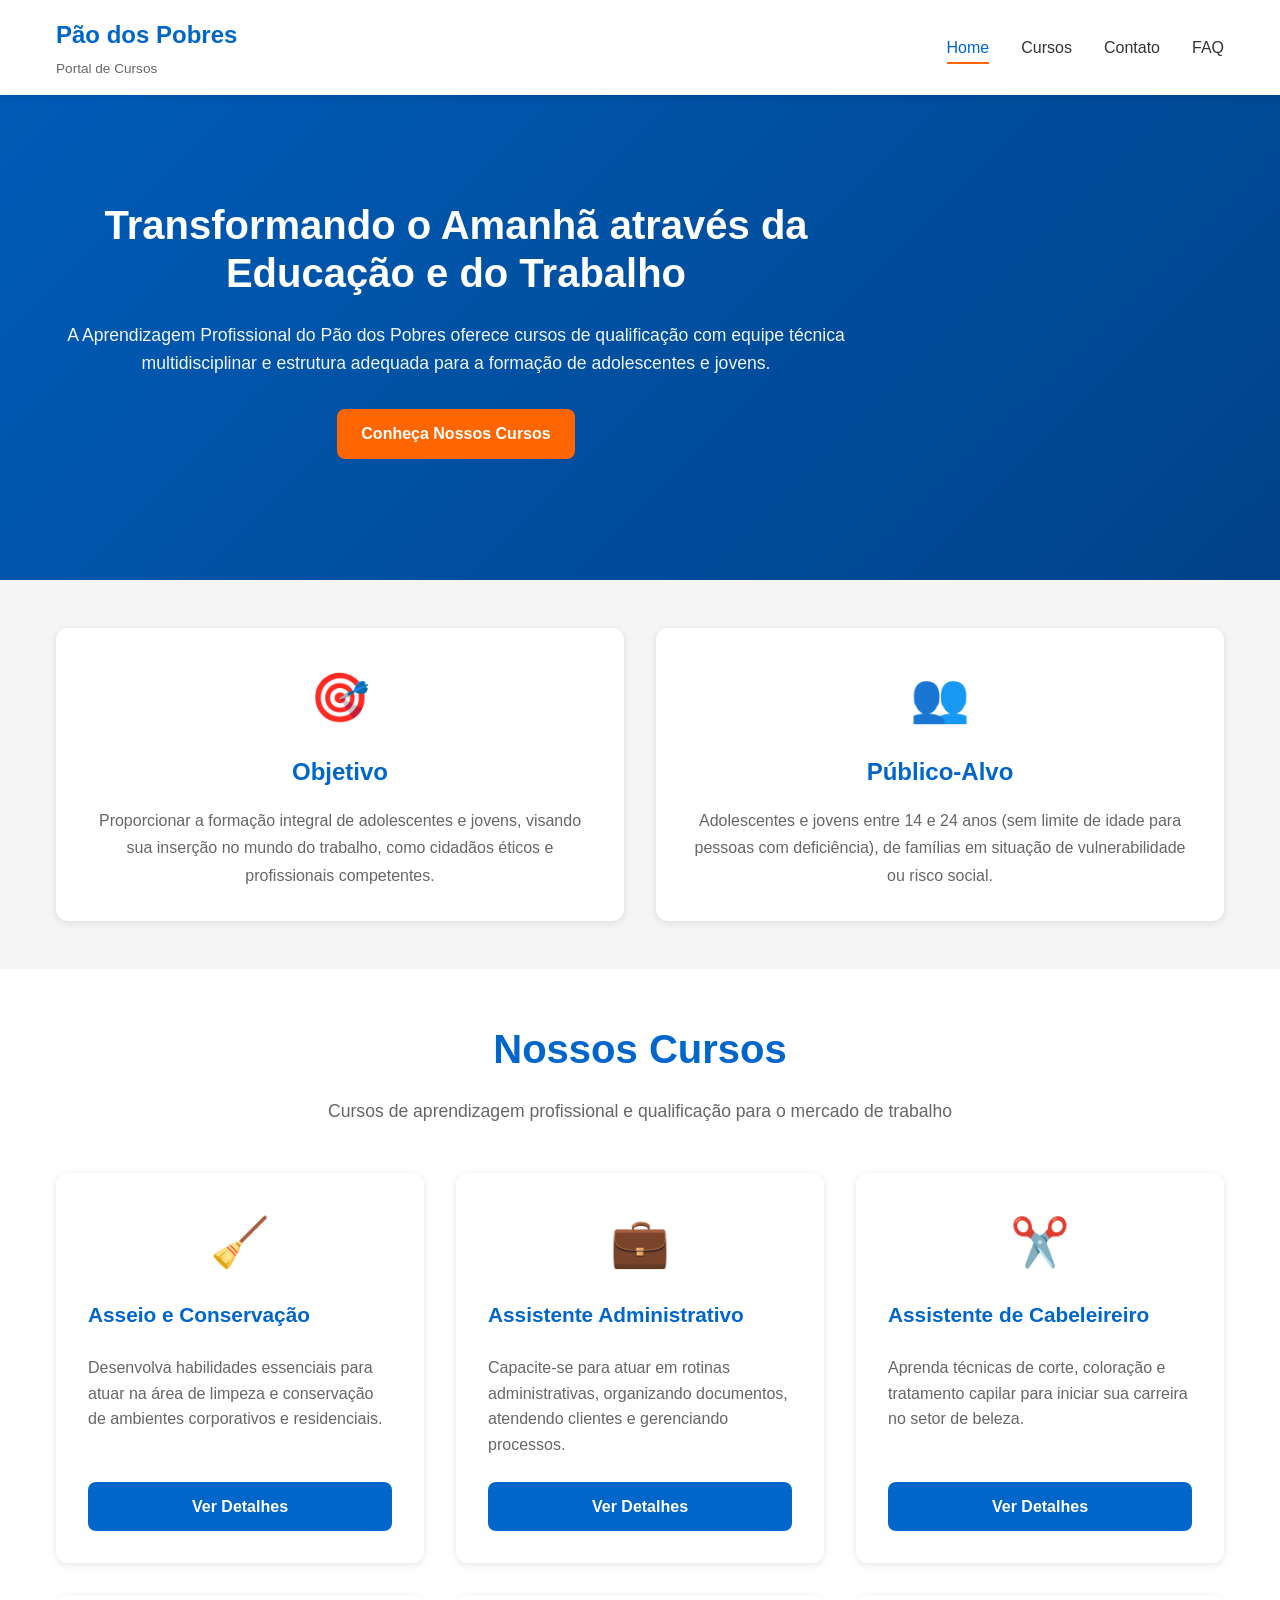
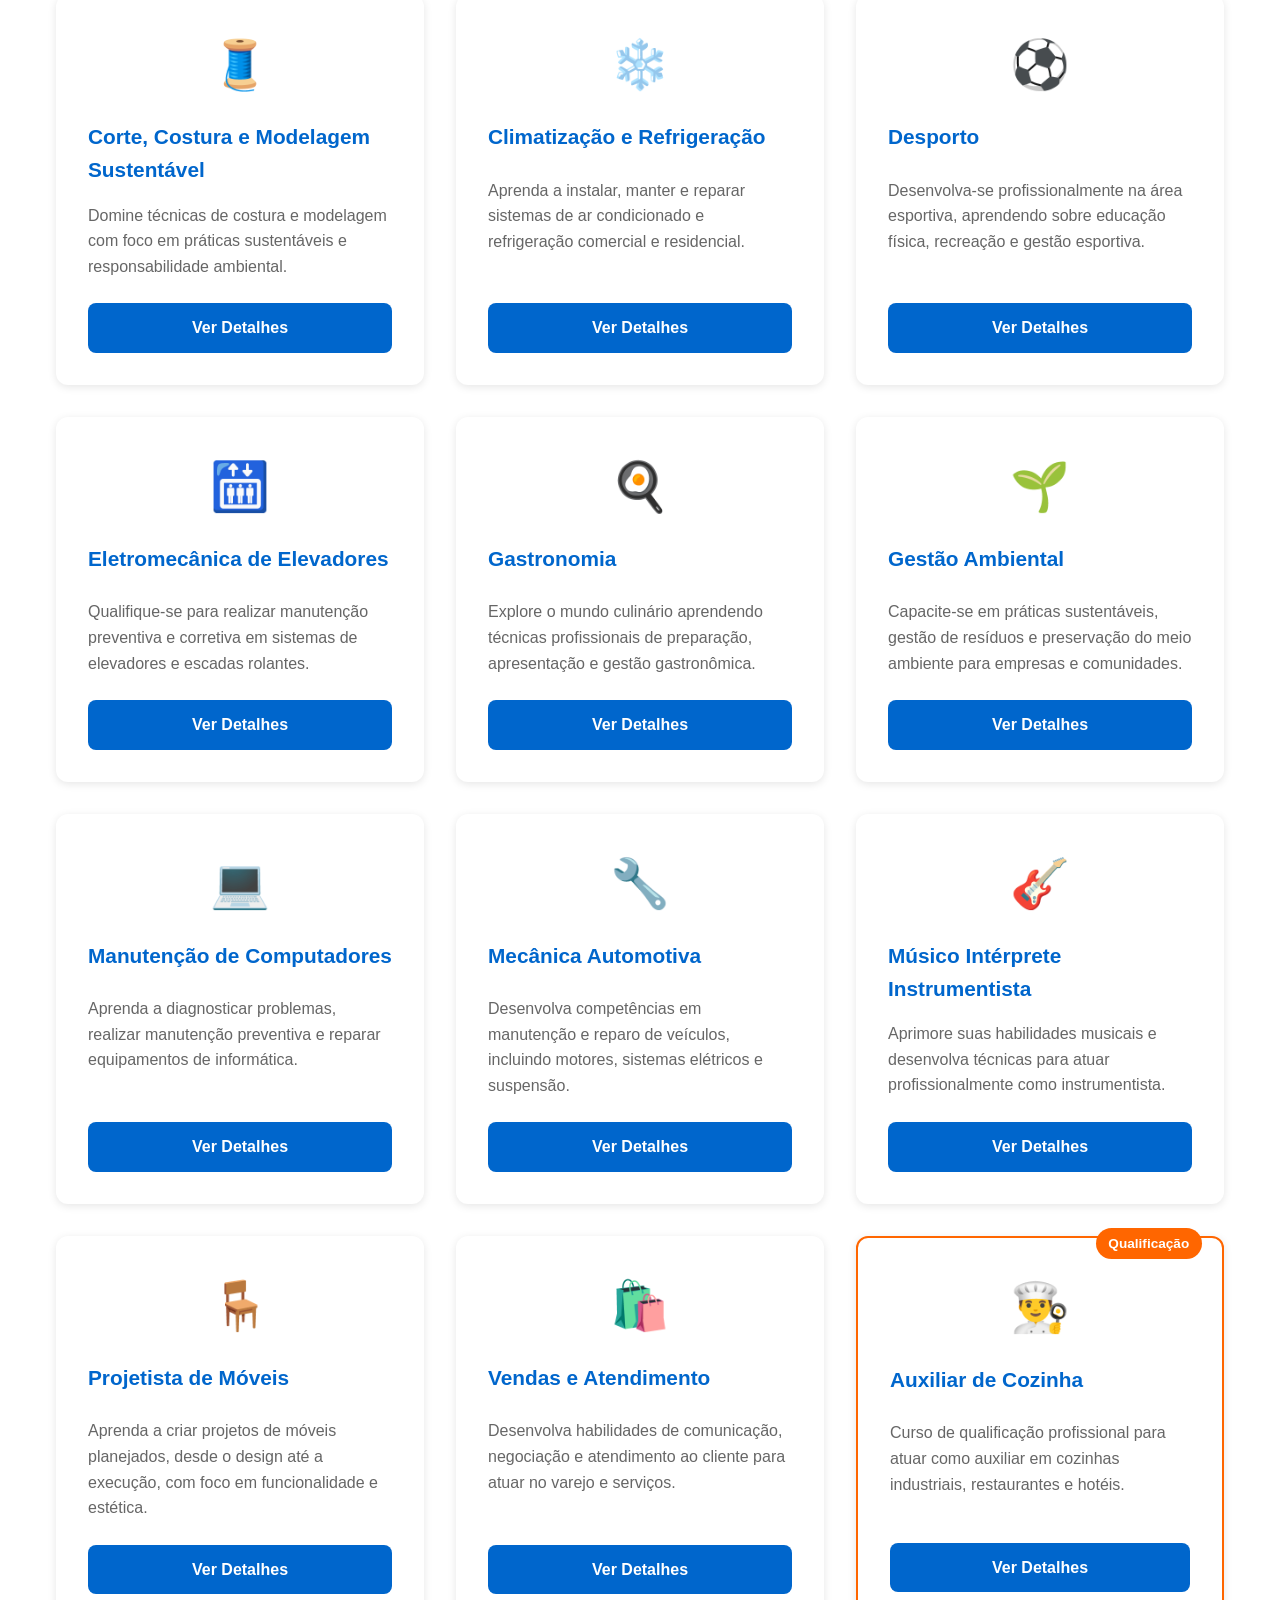
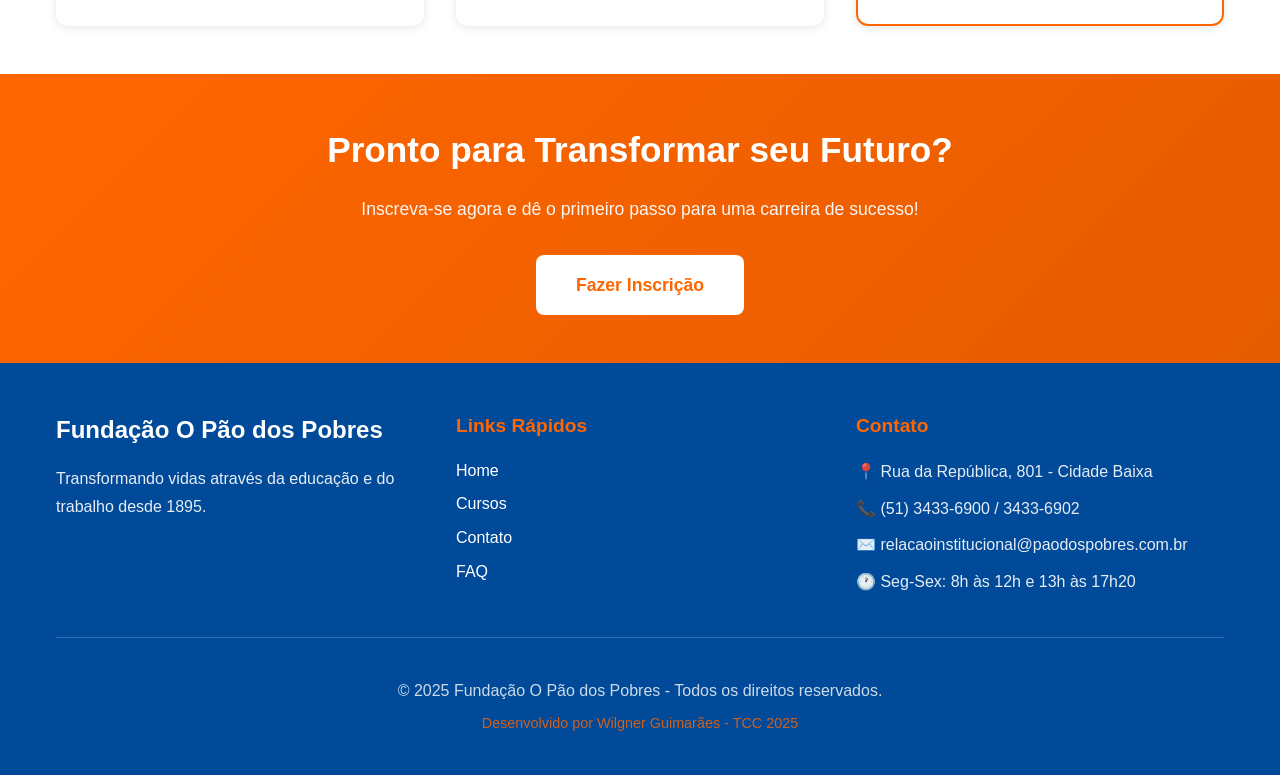
<file: index.html>
<!DOCTYPE html>
<html lang="pt-BR">
<head>
    <meta charset="UTF-8">
    <meta name="viewport" content="width=device-width, initial-scale=1.0">
    <meta name="description" content="Portal de Cursos da Fundação O Pão dos Pobres - Transformando o Amanhã através da Educação e do Trabalho">
    <title>Portal de Cursos - Pão dos Pobres</title>
    <link rel="stylesheet" href="styles.css">
</head>
<body>
    <!-- ========================================
         HEADER FIXO - Barra de navegação principal
         Contém logo e menu de navegação
    ========================================= -->
    <header class="header-fixed">
        <div class="container">
            <nav class="navbar">
                <!-- Logo da instituição -->
                <div class="logo">
                    <a href="index.html">
                        <h1>Pão dos Pobres</h1>
                        <p class="logo-subtitle">Portal de Cursos</p>
                    </a>
                </div>

                <!-- Menu hamburguer para mobile -->
                <button class="menu-toggle" aria-label="Abrir menu">
                    <span></span>
                    <span></span>
                    <span></span>
                </button>

                <!-- Menu de navegação -->
                <ul class="nav-menu">
                    <li><a href="index.html" class="nav-link active">Home</a></li>
                    <li><a href="#cursos" class="nav-link">Cursos</a></li>
                    <li><a href="contato.html" class="nav-link">Contato</a></li>
                    <li><a href="faq.html" class="nav-link">FAQ</a></li>
                </ul>
            </nav>
        </div>
    </header>

    <!-- ========================================
         SEÇÃO HERO - Primeira impressão da página
         Apresenta a missão e o propósito do portal
    ========================================= -->
    <section class="hero">
        <div class="hero-overlay"></div>
        <div class="container">
            <div class="hero-content">
                <h2 class="hero-title">Transformando o Amanhã através da Educação e do Trabalho</h2>
                <p class="hero-description">
                    A Aprendizagem Profissional do Pão dos Pobres oferece cursos de qualificação 
                    com equipe técnica multidisciplinar e estrutura adequada para a formação de 
                    adolescentes e jovens.
                </p>
                <a href="#cursos" class="btn btn-primary">Conheça Nossos Cursos</a>
            </div>
        </div>
    </section>

    <!-- ========================================
         SEÇÃO DE INFORMAÇÕES
         Destaca objetivo e público-alvo
    ========================================= -->
    <section class="info-section">
        <div class="container">
            <div class="info-grid">
                <div class="info-card">
                    <div class="info-icon">🎯</div>
                    <h3>Objetivo</h3>
                    <p>Proporcionar a formação integral de adolescentes e jovens, visando sua inserção no mundo do trabalho, como cidadãos éticos e profissionais competentes.</p>
                </div>
                <div class="info-card">
                    <div class="info-icon">👥</div>
                    <h3>Público-Alvo</h3>
                    <p>Adolescentes e jovens entre 14 e 24 anos (sem limite de idade para pessoas com deficiência), de famílias em situação de vulnerabilidade ou risco social.</p>
                </div>
            </div>
        </div>
    </section>

    <!-- ========================================
         SEÇÃO DE CURSOS - Grid de cards
         Exibe todos os cursos disponíveis em formato de cards
    ========================================= -->
    <section id="cursos" class="courses-section">
        <div class="container">
            <div class="section-header">
                <h2>Nossos Cursos</h2>
                <p>Cursos de aprendizagem profissional e qualificação para o mercado de trabalho</p>
            </div>

            <!-- Grid responsivo de cards de cursos -->
            <div class="courses-grid">
                <!-- Card 1 -->
                <div class="course-card">
                    <div class="course-icon">🧹</div>
                    <h3 class="course-title">Asseio e Conservação</h3>
                    <p class="course-description">
                        Desenvolva habilidades essenciais para atuar na área de limpeza e conservação 
                        de ambientes corporativos e residenciais.
                    </p>
                    <a href="curso-detalhes.html?curso=asseio" class="btn btn-secondary">Ver Detalhes</a>
                </div>

                <!-- Card 2 -->
                <div class="course-card">
                    <div class="course-icon">💼</div>
                    <h3 class="course-title">Assistente Administrativo</h3>
                    <p class="course-description">
                        Capacite-se para atuar em rotinas administrativas, organizando documentos, 
                        atendendo clientes e gerenciando processos.
                    </p>
                    <a href="curso-detalhes.html?curso=administrativo" class="btn btn-secondary">Ver Detalhes</a>
                </div>

                <!-- Card 3 -->
                <div class="course-card">
                    <div class="course-icon">✂️</div>
                    <h3 class="course-title">Assistente de Cabeleireiro</h3>
                    <p class="course-description">
                        Aprenda técnicas de corte, coloração e tratamento capilar para iniciar sua 
                        carreira no setor de beleza.
                    </p>
                    <a href="curso-detalhes.html?curso=cabeleireiro" class="btn btn-secondary">Ver Detalhes</a>
                </div>

                <!-- Card 4 -->
                <div class="course-card">
                    <div class="course-icon">🧵</div>
                    <h3 class="course-title">Corte, Costura e Modelagem Sustentável</h3>
                    <p class="course-description">
                        Domine técnicas de costura e modelagem com foco em práticas sustentáveis 
                        e responsabilidade ambiental.
                    </p>
                    <a href="curso-detalhes.html?curso=costura" class="btn btn-secondary">Ver Detalhes</a>
                </div>

                <!-- Card 5 -->
                <div class="course-card">
                    <div class="course-icon">❄️</div>
                    <h3 class="course-title">Climatização e Refrigeração</h3>
                    <p class="course-description">
                        Aprenda a instalar, manter e reparar sistemas de ar condicionado e 
                        refrigeração comercial e residencial.
                    </p>
                    <a href="curso-detalhes.html?curso=climatizacao" class="btn btn-secondary">Ver Detalhes</a>
                </div>

                <!-- Card 6 -->
                <div class="course-card">
                    <div class="course-icon">⚽</div>
                    <h3 class="course-title">Desporto</h3>
                    <p class="course-description">
                        Desenvolva-se profissionalmente na área esportiva, aprendendo sobre educação 
                        física, recreação e gestão esportiva.
                    </p>
                    <a href="curso-detalhes.html?curso=desporto" class="btn btn-secondary">Ver Detalhes</a>
                </div>

                <!-- Card 7 -->
                <div class="course-card">
                    <div class="course-icon">🛗</div>
                    <h3 class="course-title">Eletromecânica de Elevadores</h3>
                    <p class="course-description">
                        Qualifique-se para realizar manutenção preventiva e corretiva em sistemas 
                        de elevadores e escadas rolantes.
                    </p>
                    <a href="curso-detalhes.html?curso=elevadores" class="btn btn-secondary">Ver Detalhes</a>
                </div>

                <!-- Card 8 -->
                <div class="course-card">
                    <div class="course-icon">🍳</div>
                    <h3 class="course-title">Gastronomia</h3>
                    <p class="course-description">
                        Explore o mundo culinário aprendendo técnicas profissionais de preparação, 
                        apresentação e gestão gastronômica.
                    </p>
                    <a href="curso-detalhes.html?curso=gastronomia" class="btn btn-secondary">Ver Detalhes</a>
                </div>

                <!-- Card 9 -->
                <div class="course-card">
                    <div class="course-icon">🌱</div>
                    <h3 class="course-title">Gestão Ambiental</h3>
                    <p class="course-description">
                        Capacite-se em práticas sustentáveis, gestão de resíduos e preservação 
                        do meio ambiente para empresas e comunidades.
                    </p>
                    <a href="curso-detalhes.html?curso=ambiental" class="btn btn-secondary">Ver Detalhes</a>
                </div>

                <!-- Card 10 -->
                <div class="course-card">
                    <div class="course-icon">💻</div>
                    <h3 class="course-title">Manutenção de Computadores</h3>
                    <p class="course-description">
                        Aprenda a diagnosticar problemas, realizar manutenção preventiva e 
                        reparar equipamentos de informática.
                    </p>
                    <a href="curso-detalhes.html?curso=computadores" class="btn btn-secondary">Ver Detalhes</a>
                </div>

                <!-- Card 11 -->
                <div class="course-card">
                    <div class="course-icon">🔧</div>
                    <h3 class="course-title">Mecânica Automotiva</h3>
                    <p class="course-description">
                        Desenvolva competências em manutenção e reparo de veículos, incluindo 
                        motores, sistemas elétricos e suspensão.
                    </p>
                    <a href="curso-detalhes.html?curso=mecanica" class="btn btn-secondary">Ver Detalhes</a>
                </div>

                <!-- Card 12 -->
                <div class="course-card">
                    <div class="course-icon">🎸</div>
                    <h3 class="course-title">Músico Intérprete Instrumentista</h3>
                    <p class="course-description">
                        Aprimore suas habilidades musicais e desenvolva técnicas para atuar 
                        profissionalmente como instrumentista.
                    </p>
                    <a href="curso-detalhes.html?curso=musica" class="btn btn-secondary">Ver Detalhes</a>
                </div>

                <!-- Card 13 -->
                <div class="course-card">
                    <div class="course-icon">🪑</div>
                    <h3 class="course-title">Projetista de Móveis</h3>
                    <p class="course-description">
                        Aprenda a criar projetos de móveis planejados, desde o design até a 
                        execução, com foco em funcionalidade e estética.
                    </p>
                    <a href="curso-detalhes.html?curso=moveis" class="btn btn-secondary">Ver Detalhes</a>
                </div>

                <!-- Card 14 -->
                <div class="course-card">
                    <div class="course-icon">🛍️</div>
                    <h3 class="course-title">Vendas e Atendimento</h3>
                    <p class="course-description">
                        Desenvolva habilidades de comunicação, negociação e atendimento ao cliente 
                        para atuar no varejo e serviços.
                    </p>
                    <a href="curso-detalhes.html?curso=vendas" class="btn btn-secondary">Ver Detalhes</a>
                </div>

                <!-- Card 15 - Curso de Qualificação -->
                <div class="course-card featured">
                    <div class="course-badge">Qualificação</div>
                    <div class="course-icon">👨‍🍳</div>
                    <h3 class="course-title">Auxiliar de Cozinha</h3>
                    <p class="course-description">
                        Curso de qualificação profissional para atuar como auxiliar em cozinhas 
                        industriais, restaurantes e hotéis.
                    </p>
                    <a href="curso-detalhes.html?curso=auxiliar-cozinha" class="btn btn-secondary">Ver Detalhes</a>
                </div>
            </div>
        </div>
    </section>

    <!-- ========================================
         CALL TO ACTION - Incentivo à inscrição
    ========================================= -->
    <section class="cta-section">
        <div class="container">
            <div class="cta-content">
                <h2>Pronto para Transformar seu Futuro?</h2>
                <p>Inscreva-se agora e dê o primeiro passo para uma carreira de sucesso!</p>
                <a href="contato.html" class="btn btn-primary btn-large">Fazer Inscrição</a>
            </div>
        </div>
    </section>

    <!-- ========================================
         FOOTER - Rodapé com informações de contato
    ========================================= -->
    <footer class="footer">
        <div class="container">
            <div class="footer-grid">
                <!-- Coluna 1: Sobre -->
                <div class="footer-column">
                    <h3>Fundação O Pão dos Pobres</h3>
                    <p>Transformando vidas através da educação e do trabalho desde 1895.</p>
                </div>

                <!-- Coluna 2: Links Rápidos -->
                <div class="footer-column">
                    <h4>Links Rápidos</h4>
                    <ul class="footer-links">
                        <li><a href="index.html">Home</a></li>
                        <li><a href="#cursos">Cursos</a></li>
                        <li><a href="contato.html">Contato</a></li>
                        <li><a href="faq.html">FAQ</a></li>
                    </ul>
                </div>

                <!-- Coluna 3: Contato -->
                <div class="footer-column">
                    <h4>Contato</h4>
                    <ul class="footer-contact">
                        <li>📍 Rua da República, 801 - Cidade Baixa</li>
                        <li>📞 (51) 3433-6900 / 3433-6902</li>
                        <li>✉️ relacaoinstitucional@paodospobres.com.br</li>
                        <li>🕐 Seg-Sex: 8h às 12h e 13h às 17h20</li>
                    </ul>
                </div>
            </div>

            <!-- Copyright -->
            <div class="footer-bottom">
                <p>&copy; 2025 Fundação O Pão dos Pobres - Todos os direitos reservados.</p>
                <p class="footer-dev">Desenvolvido por Wilgner Guimarães - TCC 2025</p>
            </div>
        </div>
    </footer>

    <!-- Script para menu mobile -->
    <script src="script.js"></script>
</body>
</html>
</file>
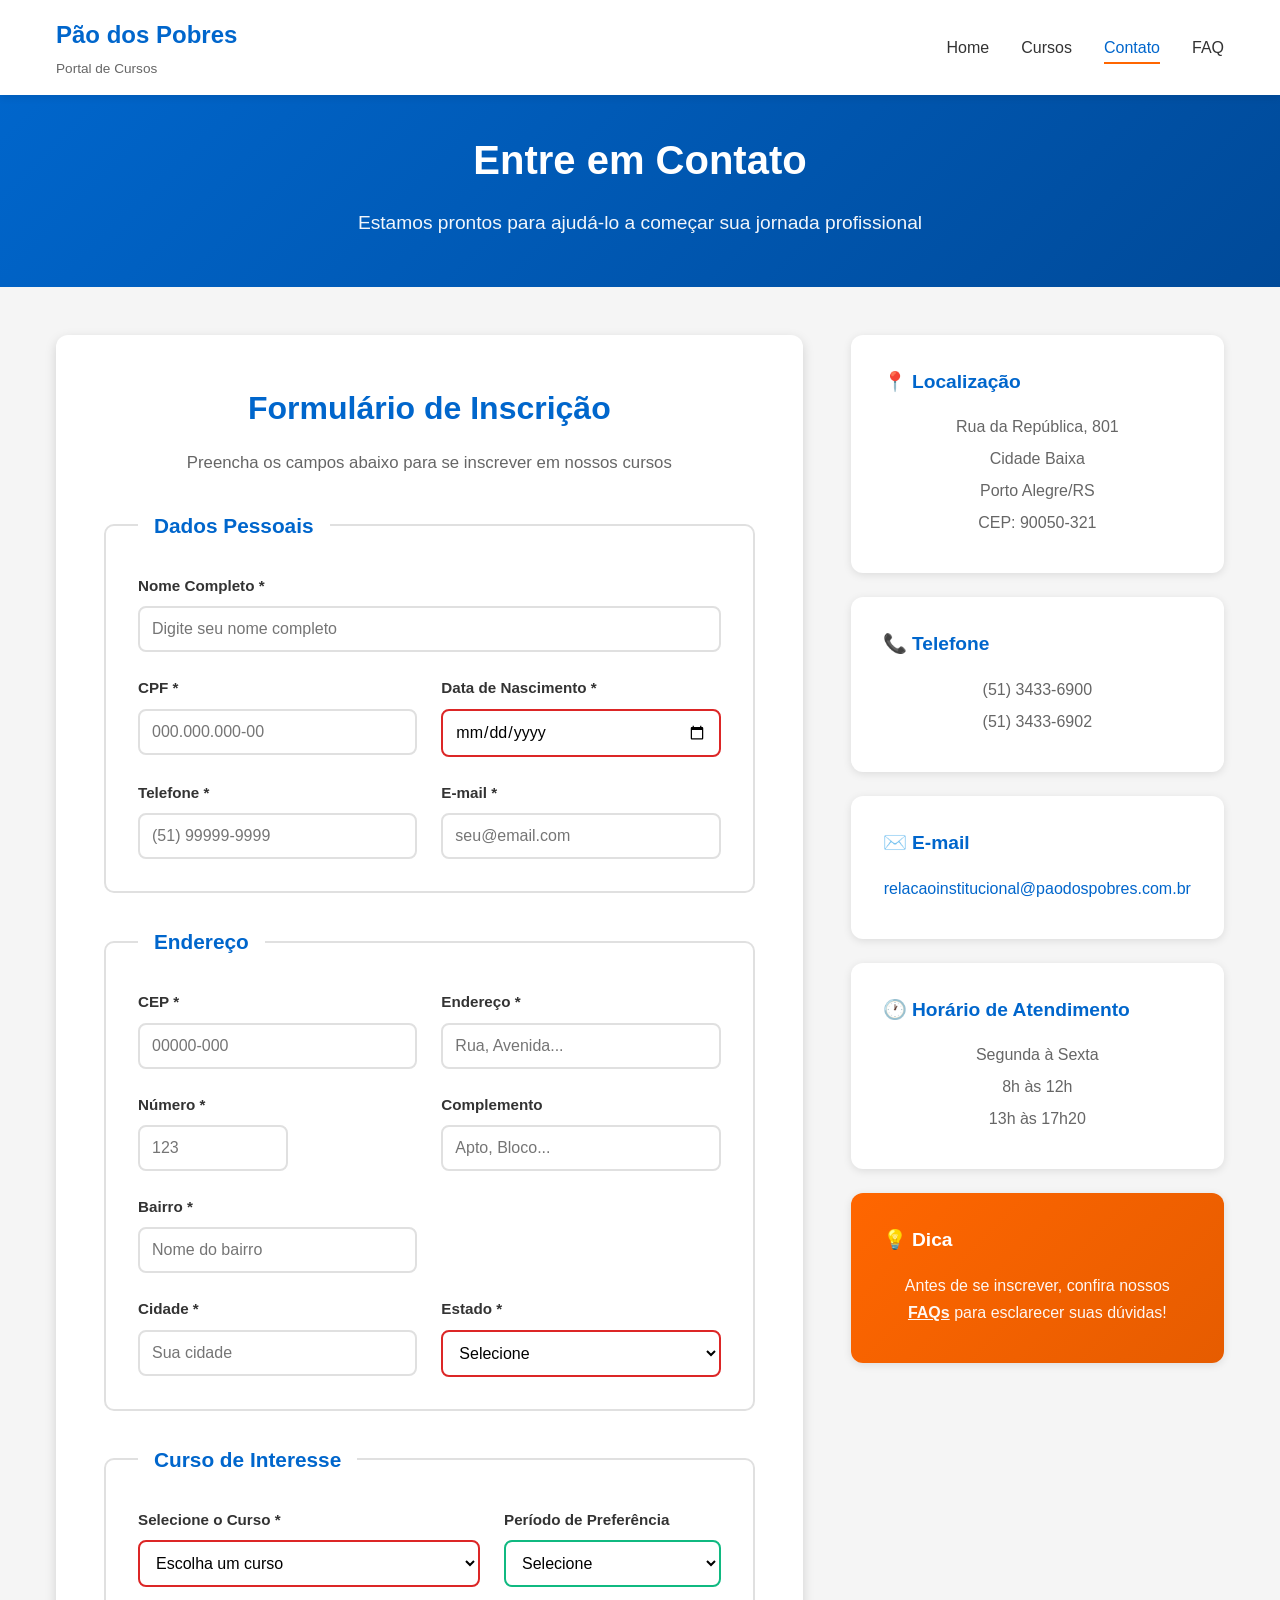
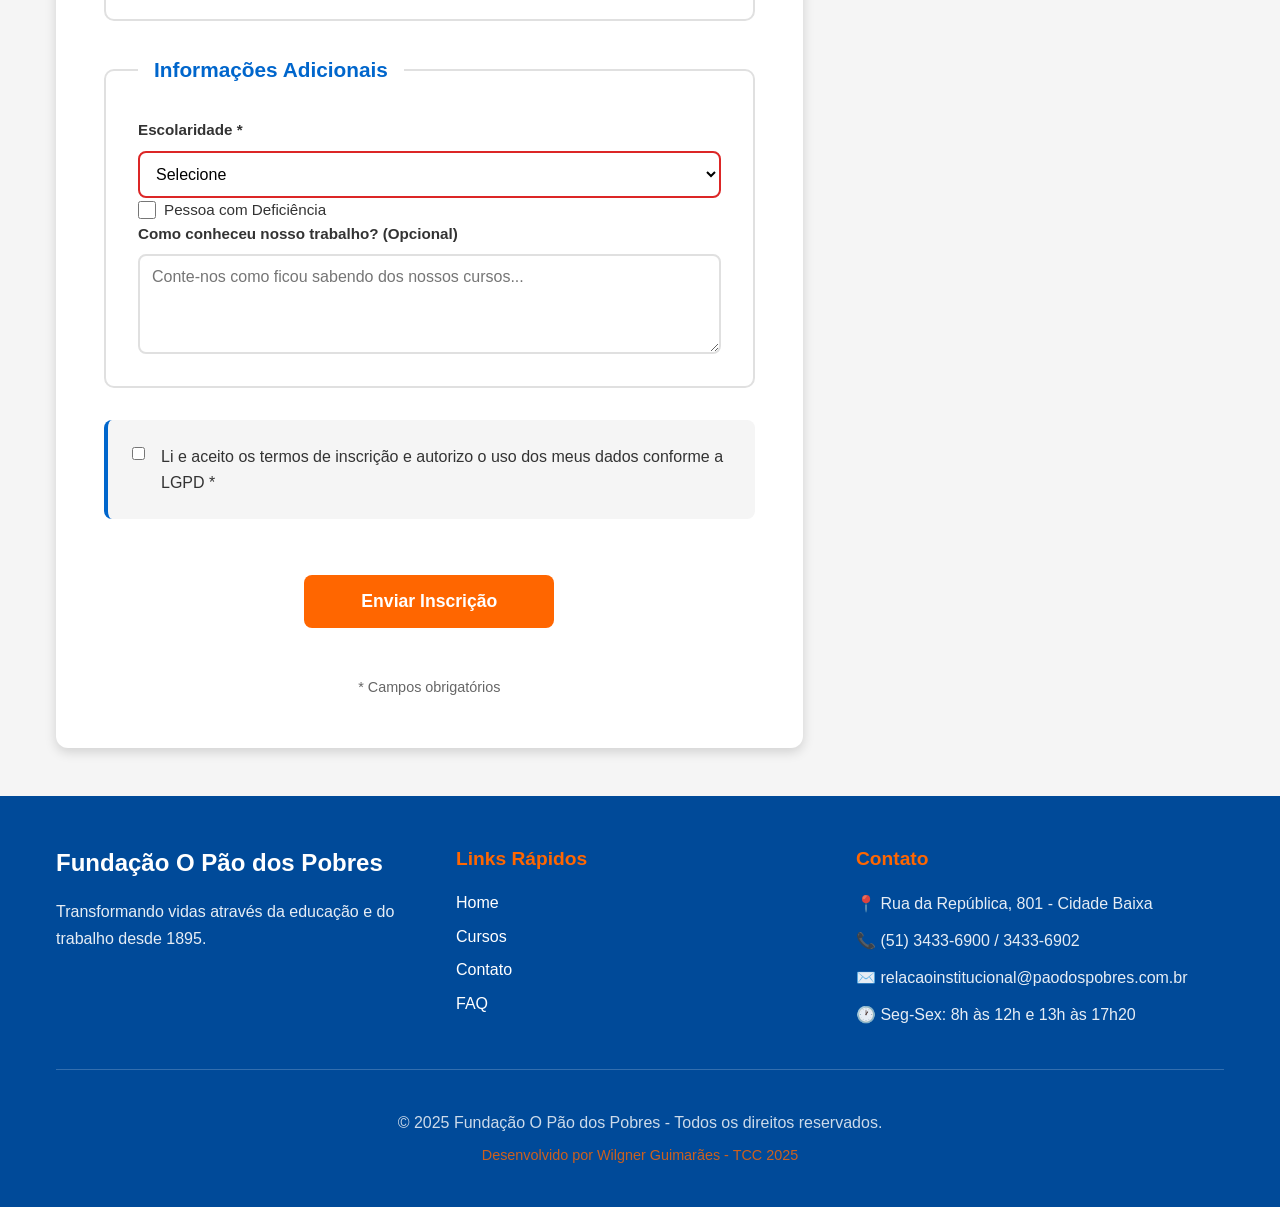
<file: contato.html>
<!DOCTYPE html>
<html lang="pt-BR">
<head>
    <meta charset="UTF-8">
    <meta name="viewport" content="width=device-width, initial-scale=1.0">
    <meta name="description" content="Entre em contato e inscreva-se nos cursos da Fundação O Pão dos Pobres">
    <title>Contato e Inscrição - Pão dos Pobres</title>
    <link rel="stylesheet" href="styles.css">
    <link rel="stylesheet" href="contato.css">
</head>
<body>
    <!-- ========================================
         HEADER FIXO
    ========================================= -->
    <header class="header-fixed">
        <div class="container">
            <nav class="navbar">
                <div class="logo">
                    <a href="index.html">
                        <h1>Pão dos Pobres</h1>
                        <p class="logo-subtitle">Portal de Cursos</p>
                    </a>
                </div>

                <button class="menu-toggle" aria-label="Abrir menu">
                    <span></span>
                    <span></span>
                    <span></span>
                </button>

                <ul class="nav-menu">
                    <li><a href="index.html" class="nav-link">Home</a></li>
                    <li><a href="index.html#cursos" class="nav-link">Cursos</a></li>
                    <li><a href="contato.html" class="nav-link active">Contato</a></li>
                    <li><a href="faq.html" class="nav-link">FAQ</a></li>
                </ul>
            </nav>
        </div>
    </header>

    <!-- ========================================
         HERO CONTATO
    ========================================= -->
    <section class="contact-hero">
        <div class="container">
            <h1>Entre em Contato</h1>
            <p>Estamos prontos para ajudá-lo a começar sua jornada profissional</p>
        </div>
    </section>

    <!-- ========================================
         CONTEÚDO PRINCIPAL
    ========================================= -->
    <main class="contact-main">
        <div class="container">
            <div class="contact-layout">
                <!-- Formulário de Inscrição -->
                <div class="form-section">
                    <div class="form-header">
                        <h2>Formulário de Inscrição</h2>
                        <p>Preencha os campos abaixo para se inscrever em nossos cursos</p>
                    </div>

                    <form id="inscricaoForm" class="contact-form">
                        <!-- Dados Pessoais -->
                        <fieldset class="form-group">
                            <legend>Dados Pessoais</legend>

                            <div class="form-row">
                                <div class="form-field">
                                    <label for="nome">Nome Completo *</label>
                                    <input type="text" id="nome" name="nome" required placeholder="Digite seu nome completo">
                                </div>
                            </div>

                            <div class="form-row">
                                <div class="form-field">
                                    <label for="cpf">CPF *</label>
                                    <input type="text" id="cpf" name="cpf" required placeholder="000.000.000-00">
                                </div>

                                <div class="form-field">
                                    <label for="dataNascimento">Data de Nascimento *</label>
                                    <input type="date" id="dataNascimento" name="dataNascimento" required>
                                </div>
                            </div>

                            <div class="form-row">
                                <div class="form-field">
                                    <label for="telefone">Telefone *</label>
                                    <input type="tel" id="telefone" name="telefone" required placeholder="(51) 99999-9999">
                                </div>

                                <div class="form-field">
                                    <label for="email">E-mail *</label>
                                    <input type="email" id="email" name="email" required placeholder="seu@email.com">
                                </div>
                            </div>
                        </fieldset>

                        <!-- Endereço -->
                        <fieldset class="form-group">
                            <legend>Endereço</legend>

                            <div class="form-row">
                                <div class="form-field">
                                    <label for="cep">CEP *</label>
                                    <input type="text" id="cep" name="cep" required placeholder="00000-000">
                                </div>

                                <div class="form-field form-field-large">
                                    <label for="endereco">Endereço *</label>
                                    <input type="text" id="endereco" name="endereco" required placeholder="Rua, Avenida...">
                                </div>
                            </div>

                            <div class="form-row">
                                <div class="form-field form-field-small">
                                    <label for="numero">Número *</label>
                                    <input type="text" id="numero" name="numero" required placeholder="123">
                                </div>

                                <div class="form-field">
                                    <label for="complemento">Complemento</label>
                                    <input type="text" id="complemento" name="complemento" placeholder="Apto, Bloco...">
                                </div>

                                <div class="form-field">
                                    <label for="bairro">Bairro *</label>
                                    <input type="text" id="bairro" name="bairro" required placeholder="Nome do bairro">
                                </div>
                            </div>

                            <div class="form-row">
                                <div class="form-field">
                                    <label for="cidade">Cidade *</label>
                                    <input type="text" id="cidade" name="cidade" required placeholder="Sua cidade">
                                </div>

                                <div class="form-field">
                                    <label for="estado">Estado *</label>
                                    <select id="estado" name="estado" required>
                                        <option value="">Selecione</option>
                                        <option value="RS">Rio Grande do Sul</option>
                                        <option value="SC">Santa Catarina</option>
                                        <option value="PR">Paraná</option>
                                        <!-- Adicione outros estados conforme necessário -->
                                    </select>
                                </div>
                            </div>
                        </fieldset>

                        <!-- Informações do Curso -->
                        <fieldset class="form-group">
                            <legend>Curso de Interesse</legend>

                            <div class="form-row">
                                <div class="form-field">
                                    <label for="curso">Selecione o Curso *</label>
                                    <select id="curso" name="curso" required>
                                        <option value="">Escolha um curso</option>
                                        <option value="asseio">Asseio e Conservação</option>
                                        <option value="administrativo">Assistente Administrativo</option>
                                        <option value="cabeleireiro">Assistente de Cabeleireiro</option>
                                        <option value="costura">Corte, Costura e Modelagem Sustentável</option>
                                        <option value="climatizacao">Climatização e Refrigeração</option>
                                        <option value="desporto">Desporto</option>
                                        <option value="elevadores">Eletromecânica de Elevadores</option>
                                        <option value="gastronomia">Gastronomia</option>
                                        <option value="ambiental">Gestão Ambiental</option>
                                        <option value="computadores">Manutenção de Computadores</option>
                                        <option value="mecanica">Mecânica Automotiva</option>
                                        <option value="musica">Músico Intérprete Instrumentista</option>
                                        <option value="moveis">Projetista de Móveis</option>
                                        <option value="vendas">Vendas e Atendimento</option>
                                        <option value="auxiliar-cozinha">Auxiliar de Cozinha</option>
                                    </select>
                                </div>

                                <div class="form-field">
                                    <label for="periodo">Período de Preferência</label>
                                    <select id="periodo" name="periodo">
                                        <option value="">Selecione</option>
                                        <option value="manha">Manhã</option>
                                        <option value="tarde">Tarde</option>
                                        <option value="noite">Noite</option>
                                    </select>
                                </div>
                            </div>
                        </fieldset>

                        <!-- Informações Adicionais -->
                        <fieldset class="form-group">
                            <legend>Informações Adicionais</legend>

                            <div class="form-field">
                                <label for="escolaridade">Escolaridade *</label>
                                <select id="escolaridade" name="escolaridade" required>
                                    <option value="">Selecione</option>
                                    <option value="fundamental-incompleto">Ensino Fundamental Incompleto</option>
                                    <option value="fundamental-completo">Ensino Fundamental Completo</option>
                                    <option value="medio-incompleto">Ensino Médio Incompleto</option>
                                    <option value="medio-completo">Ensino Médio Completo</option>
                                    <option value="superior-incompleto">Ensino Superior Incompleto</option>
                                    <option value="superior-completo">Ensino Superior Completo</option>
                                </select>
                            </div>

                            <div class="form-field">
                                <label>
                                    <input type="checkbox" id="deficiencia" name="deficiencia">
                                    Pessoa com Deficiência
                                </label>
                            </div>

                            <div class="form-field">
                                <label for="mensagem">Como conheceu nosso trabalho? (Opcional)</label>
                                <textarea id="mensagem" name="mensagem" rows="4" placeholder="Conte-nos como ficou sabendo dos nossos cursos..."></textarea>
                            </div>
                        </fieldset>

                        <!-- Termos -->
                        <div class="form-terms">
                            <label>
                                <input type="checkbox" id="termos" name="termos" required>
                                Li e aceito os termos de inscrição e autorizo o uso dos meus dados conforme a LGPD *
                            </label>
                        </div>

                        <!-- Botão de Envio -->
                        <div class="form-actions">
                            <button type="submit" class="btn btn-primary btn-large">
                                Enviar Inscrição
                            </button>
                        </div>

                        <p class="form-note">* Campos obrigatórios</p>
                    </form>

                    <!-- Mensagem de sucesso (oculta por padrão) -->
                    <div id="successMessage" class="success-message" style="display: none;">
                        <div class="success-icon">✓</div>
                        <h3>Inscrição Enviada com Sucesso!</h3>
                        <p>Recebemos sua inscrição e entraremos em contato em breve.</p>
                        <button onclick="location.reload()" class="btn btn-secondary">Nova Inscrição</button>
                    </div>
                </div>

                <!-- Informações de Contato -->
                <aside class="contact-info">
                    <div class="info-card">
                        <h3>📍 Localização</h3>
                        <p>Rua da República, 801</p>
                        <p>Cidade Baixa</p>
                        <p>Porto Alegre/RS</p>
                        <p>CEP: 90050-321</p>
                    </div>

                    <div class="info-card">
                        <h3>📞 Telefone</h3>
                        <p>(51) 3433-6900</p>
                        <p>(51) 3433-6902</p>
                    </div>

                    <div class="info-card">
                        <h3>✉️ E-mail</h3>
                        <p><a href="mailto:relacaoinstitucional@paodospobres.com.br">relacaoinstitucional@paodospobres.com.br</a></p>
                    </div>

                    <div class="info-card">
                        <h3>🕐 Horário de Atendimento</h3>
                        <p>Segunda à Sexta</p>
                        <p>8h às 12h</p>
                        <p>13h às 17h20</p>
                    </div>

                    <div class="info-card highlight">
                        <h3>💡 Dica</h3>
                        <p>Antes de se inscrever, confira nossos <a href="faq.html">FAQs</a> para esclarecer suas dúvidas!</p>
                    </div>
                </aside>
            </div>
        </div>
    </main>

    <!-- ========================================
         FOOTER
    ========================================= -->
    <footer class="footer">
        <div class="container">
            <div class="footer-grid">
                <div class="footer-column">
                    <h3>Fundação O Pão dos Pobres</h3>
                    <p>Transformando vidas através da educação e do trabalho desde 1895.</p>
                </div>

                <div class="footer-column">
                    <h4>Links Rápidos</h4>
                    <ul class="footer-links">
                        <li><a href="index.html">Home</a></li>
                        <li><a href="index.html#cursos">Cursos</a></li>
                        <li><a href="contato.html">Contato</a></li>
                        <li><a href="faq.html">FAQ</a></li>
                    </ul>
                </div>

                <div class="footer-column">
                    <h4>Contato</h4>
                    <ul class="footer-contact">
                        <li>📍 Rua da República, 801 - Cidade Baixa</li>
                        <li>📞 (51) 3433-6900 / 3433-6902</li>
                        <li>✉️ relacaoinstitucional@paodospobres.com.br</li>
                        <li>🕐 Seg-Sex: 8h às 12h e 13h às 17h20</li>
                    </ul>
                </div>
            </div>

            <div class="footer-bottom">
                <p>&copy; 2025 Fundação O Pão dos Pobres - Todos os direitos reservados.</p>
                <p class="footer-dev">Desenvolvido por Wilgner Guimarães - TCC 2025</p>
            </div>
        </div>
    </footer>

    <!-- Scripts -->
    <script src="script.js"></script>
    <script src="contato.js"></script>
</body>
</html>
</file>
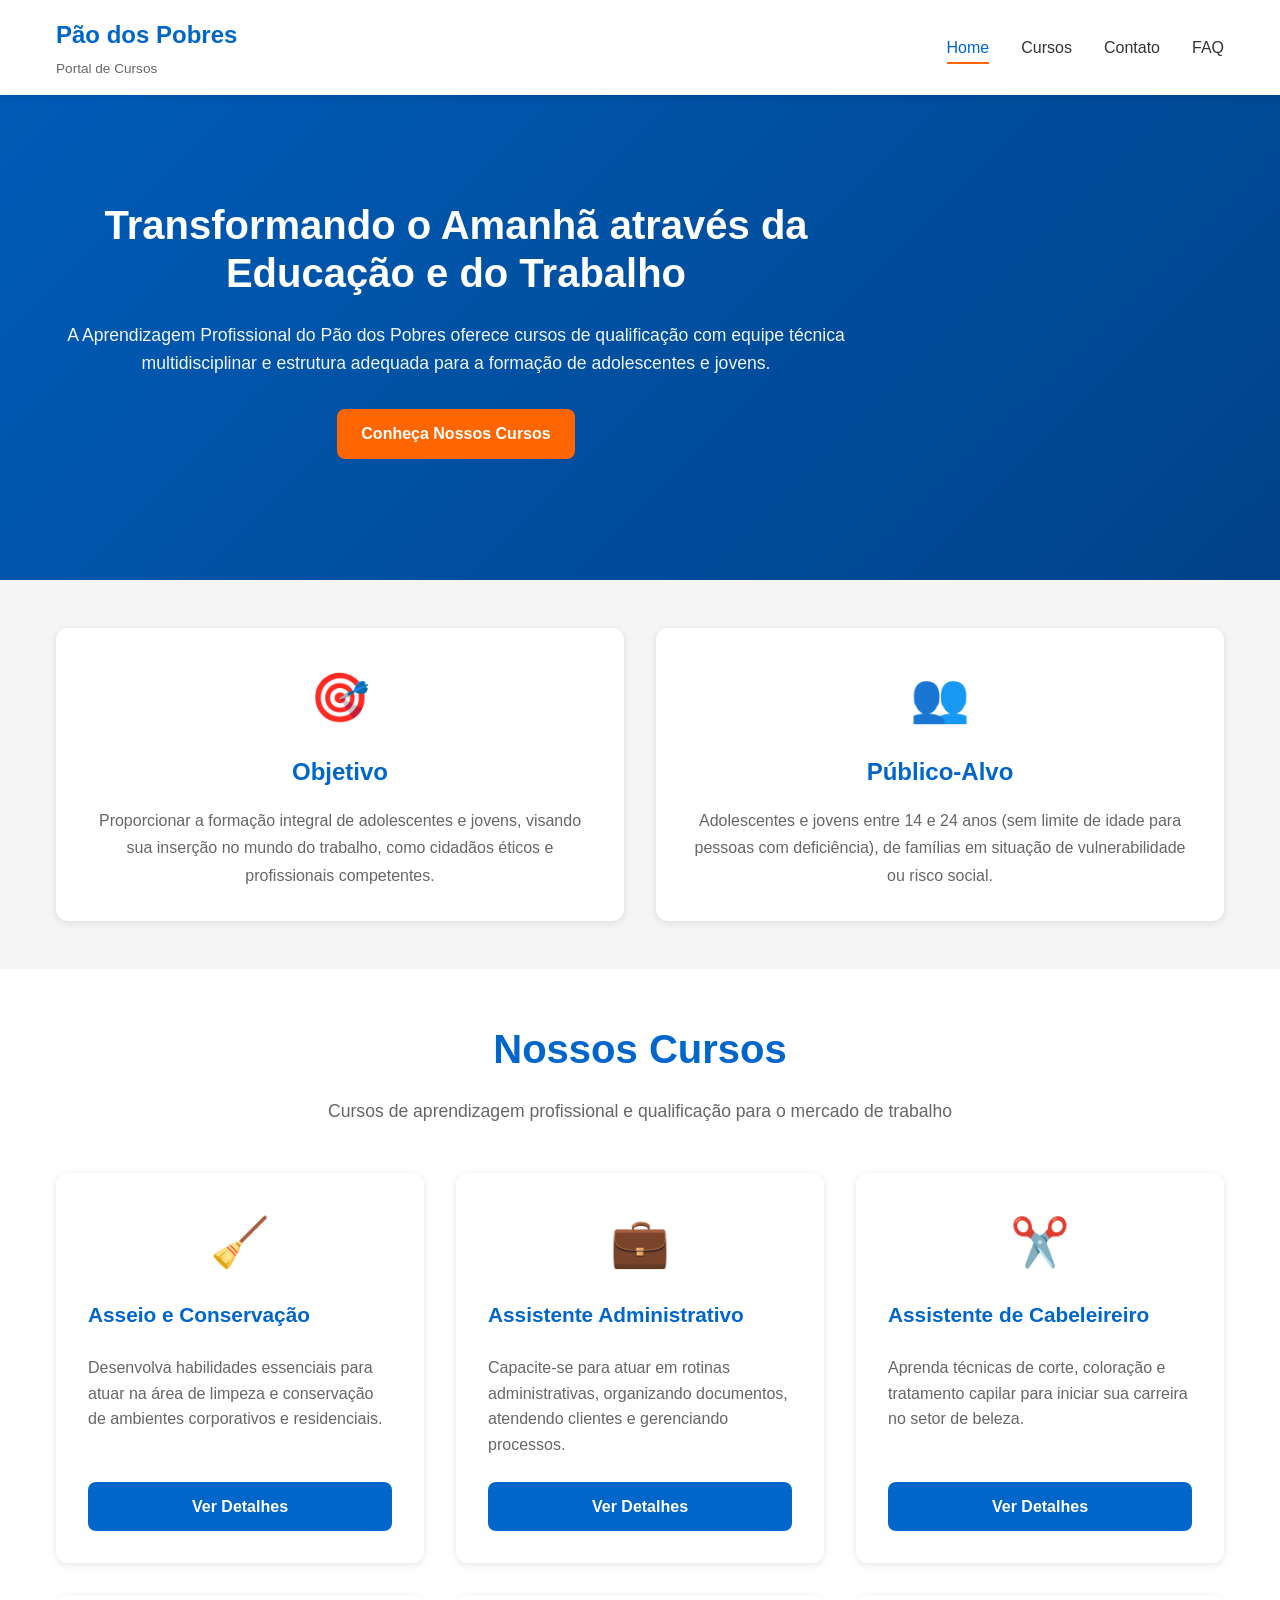
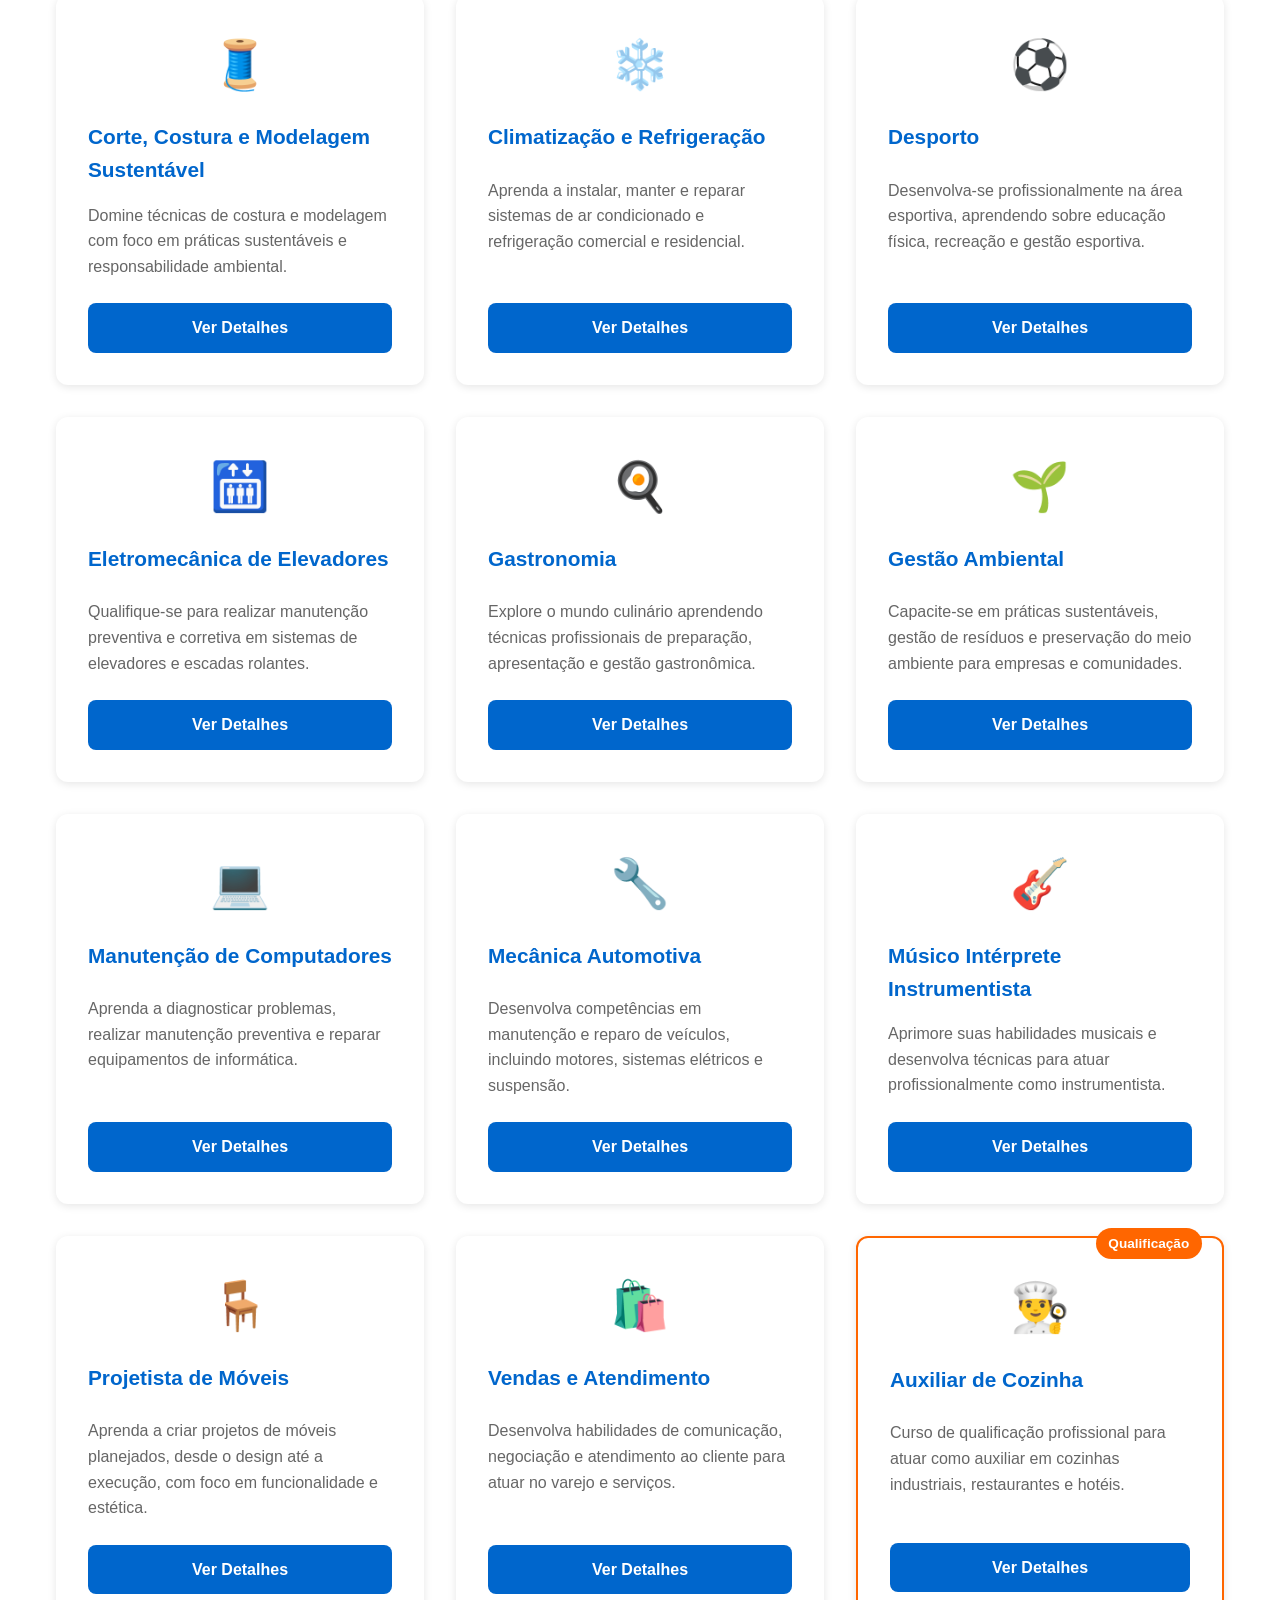
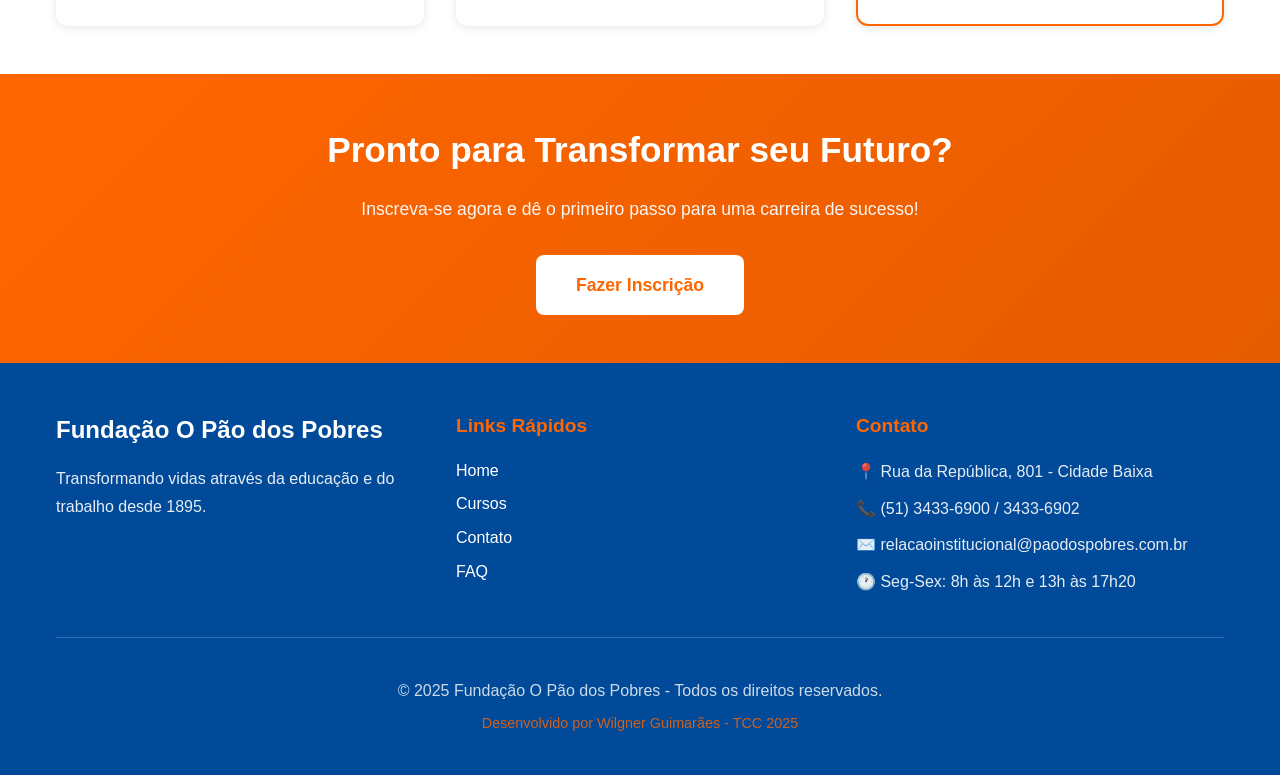
<file: curso-detalhes.html>
<!DOCTYPE html>
<html lang="pt-BR">
<head>
    <meta charset="UTF-8">
    <meta name="viewport" content="width=device-width, initial-scale=1.0">
    <meta name="description" content="Detalhes do Curso - Fundação O Pão dos Pobres">
    <title>Detalhes do Curso - Pão dos Pobres</title>
    <link rel="stylesheet" href="styles.css">
    <link rel="stylesheet" href="curso-detalhes.css">
</head>
<body>
    <!-- ========================================
         HEADER FIXO - Barra de navegação
    ========================================= -->
    <header class="header-fixed">
        <div class="container">
            <nav class="navbar">
                <div class="logo">
                    <a href="index.html">
                        <h1>Pão dos Pobres</h1>
                        <p class="logo-subtitle">Portal de Cursos</p>
                    </a>
                </div>

                <button class="menu-toggle" aria-label="Abrir menu">
                    <span></span>
                    <span></span>
                    <span></span>
                </button>

                <ul class="nav-menu">
                    <li><a href="index.html" class="nav-link">Home</a></li>
                    <li><a href="index.html#cursos" class="nav-link">Cursos</a></li>
                    <li><a href="contato.html" class="nav-link">Contato</a></li>
                    <li><a href="faq.html" class="nav-link">FAQ</a></li>
                </ul>
            </nav>
        </div>
    </header>

    <!-- ========================================
         BREADCRUMB - Navegação em trilha
    ========================================= -->
    <section class="breadcrumb">
        <div class="container">
            <a href="index.html">Home</a> / 
            <a href="index.html#cursos">Cursos</a> / 
            <span id="breadcrumb-curso">Detalhes</span>
        </div>
    </section>

    <!-- ========================================
         HERO DO CURSO - Banner específico
    ========================================= -->
    <section class="course-hero">
        <div class="container">
            <div class="course-hero-content">
                <div class="course-hero-icon" id="hero-icon">💼</div>
                <h1 class="course-hero-title" id="hero-title">Nome do Curso</h1>
                <p class="course-hero-subtitle" id="hero-subtitle">Desenvolva suas habilidades profissionais</p>
            </div>
        </div>
    </section>

    <!-- ========================================
         CONTEÚDO PRINCIPAL DO CURSO
    ========================================= -->
    <main class="course-details-main">
        <div class="container">
            <div class="course-layout">
                <!-- Coluna principal com informações -->
                <div class="course-content">
                    <!-- Sobre o Curso -->
                    <section class="course-section">
                        <h2 class="section-title">
                            <span class="section-icon">📋</span>
                            Sobre o Curso
                        </h2>
                        <p class="course-text" id="course-about">
                            Descrição completa do curso será carregada aqui.
                        </p>
                    </section>

                    <!-- Objetivo -->
                    <section class="course-section">
                        <h2 class="section-title">
                            <span class="section-icon">🎯</span>
                            Objetivo
                        </h2>
                        <p class="course-text" id="course-objective">
                            Objetivo do curso será carregado aqui.
                        </p>
                    </section>

                    <!-- O que você vai aprender -->
                    <section class="course-section">
                        <h2 class="section-title">
                            <span class="section-icon">📚</span>
                            O que você vai aprender
                        </h2>
                        <ul class="learning-list" id="learning-list">
                            <!-- Conteúdo será carregado dinamicamente via JavaScript -->
                        </ul>
                    </section>

                    <!-- Diferenciais -->
                    <section class="course-section">
                        <h2 class="section-title">
                            <span class="section-icon">⭐</span>
                            Diferenciais
                        </h2>
                        <div class="benefits-grid">
                            <div class="benefit-card">
                                <div class="benefit-icon">👨‍🏫</div>
                                <h3>Equipe Qualificada</h3>
                                <p>Professores experientes e especializados</p>
                            </div>
                            <div class="benefit-card">
                                <div class="benefit-icon">🏢</div>
                                <h3>Estrutura Completa</h3>
                                <p>Laboratórios e equipamentos modernos</p>
                            </div>
                            <div class="benefit-card">
                                <div class="benefit-icon">💼</div>
                                <h3>Mercado de Trabalho</h3>
                                <p>Preparação para inserção profissional</p>
                            </div>
                            <div class="benefit-card">
                                <div class="benefit-icon">📜</div>
                                <h3>Certificação</h3>
                                <p>Certificado reconhecido no mercado</p>
                            </div>
                        </div>
                    </section>
                </div>

                <!-- Sidebar com informações rápidas -->
                <aside class="course-sidebar">
                    <!-- Card de informações -->
                    <div class="info-box">
                        <h3 class="info-box-title">Informações do Curso</h3>
                        
                        <div class="info-item">
                            <span class="info-label">⏱️ Carga Horária:</span>
                            <span class="info-value" id="course-duration">A definir</span>
                        </div>
                        
                        <div class="info-item">
                            <span class="info-label">📅 Modalidade:</span>
                            <span class="info-value">Presencial</span>
                        </div>
                        
                        <div class="info-item">
                            <span class="info-label">🎓 Certificação:</span>
                            <span class="info-value">Sim</span>
                        </div>
                        
                        <div class="info-item">
                            <span class="info-label">👥 Idade:</span>
                            <span class="info-value">14 a 24 anos*</span>
                        </div>

                        <p class="info-note">*Sem limite de idade para pessoas com deficiência</p>
                        
                        <a href="contato.html" class="btn btn-primary btn-full">
                            Inscreva-se Agora
                        </a>
                    </div>

                    <!-- Card de requisitos -->
                    <div class="info-box">
                        <h3 class="info-box-title">Requisitos</h3>
                        <ul class="requirements-list">
                            <li>✓ Idade entre 14 e 24 anos (ou pessoa com deficiência)</li>
                            <li>✓ Família em situação de vulnerabilidade social</li>
                            <li>✓ Disponibilidade para aulas presenciais</li>
                            <li>✓ Comprometimento com o aprendizado</li>
                        </ul>
                    </div>

                    <!-- Card de contato -->
                    <div class="info-box contact-box">
                        <h3 class="info-box-title">Dúvidas?</h3>
                        <p>Entre em contato conosco:</p>
                        <div class="contact-item">
                            <span>📞</span>
                            <a href="tel:+555134336900">(51) 3433-6900</a>
                        </div>
                        <div class="contact-item">
                            <span>✉️</span>
                            <a href="mailto:relacaoinstitucional@paodospobres.com.br">relacaoinstitucional@paodospobres.com.br</a>
                        </div>
                    </div>
                </aside>
            </div>
        </div>
    </main>

    <!-- ========================================
         CURSOS RELACIONADOS
    ========================================= -->
    <section class="related-courses">
        <div class="container">
            <h2 class="section-header-title">Outros Cursos que Podem Interessar</h2>
            <div class="courses-grid-small">
                <!-- Cards serão gerados dinamicamente via JavaScript -->
            </div>
        </div>
    </section>

    <!-- ========================================
         FOOTER - Rodapé
    ========================================= -->
    <footer class="footer">
        <div class="container">
            <div class="footer-grid">
                <div class="footer-column">
                    <h3>Fundação O Pão dos Pobres</h3>
                    <p>Transformando vidas através da educação e do trabalho desde 1895.</p>
                </div>

                <div class="footer-column">
                    <h4>Links Rápidos</h4>
                    <ul class="footer-links">
                        <li><a href="index.html">Home</a></li>
                        <li><a href="index.html#cursos">Cursos</a></li>
                        <li><a href="contato.html">Contato</a></li>
                        <li><a href="faq.html">FAQ</a></li>
                    </ul>
                </div>

                <div class="footer-column">
                    <h4>Contato</h4>
                    <ul class="footer-contact">
                        <li>📍 Rua da República, 801 - Cidade Baixa</li>
                        <li>📞 (51) 3433-6900 / 3433-6902</li>
                        <li>✉️ relacaoinstitucional@paodospobres.com.br</li>
                        <li>🕐 Seg-Sex: 8h às 12h e 13h às 17h20</li>
                    </ul>
                </div>
            </div>

            <div class="footer-bottom">
                <p>&copy; 2025 Fundação O Pão dos Pobres - Todos os direitos reservados.</p>
                <p class="footer-dev">Desenvolvido por Wilgner Guimarães - TCC 2025</p>
            </div>
        </div>
    </footer>

    <!-- Scripts -->
    <script src="script.js"></script>
    <script src="curso-detalhes.js"></script>
</body>
</html>
</file>
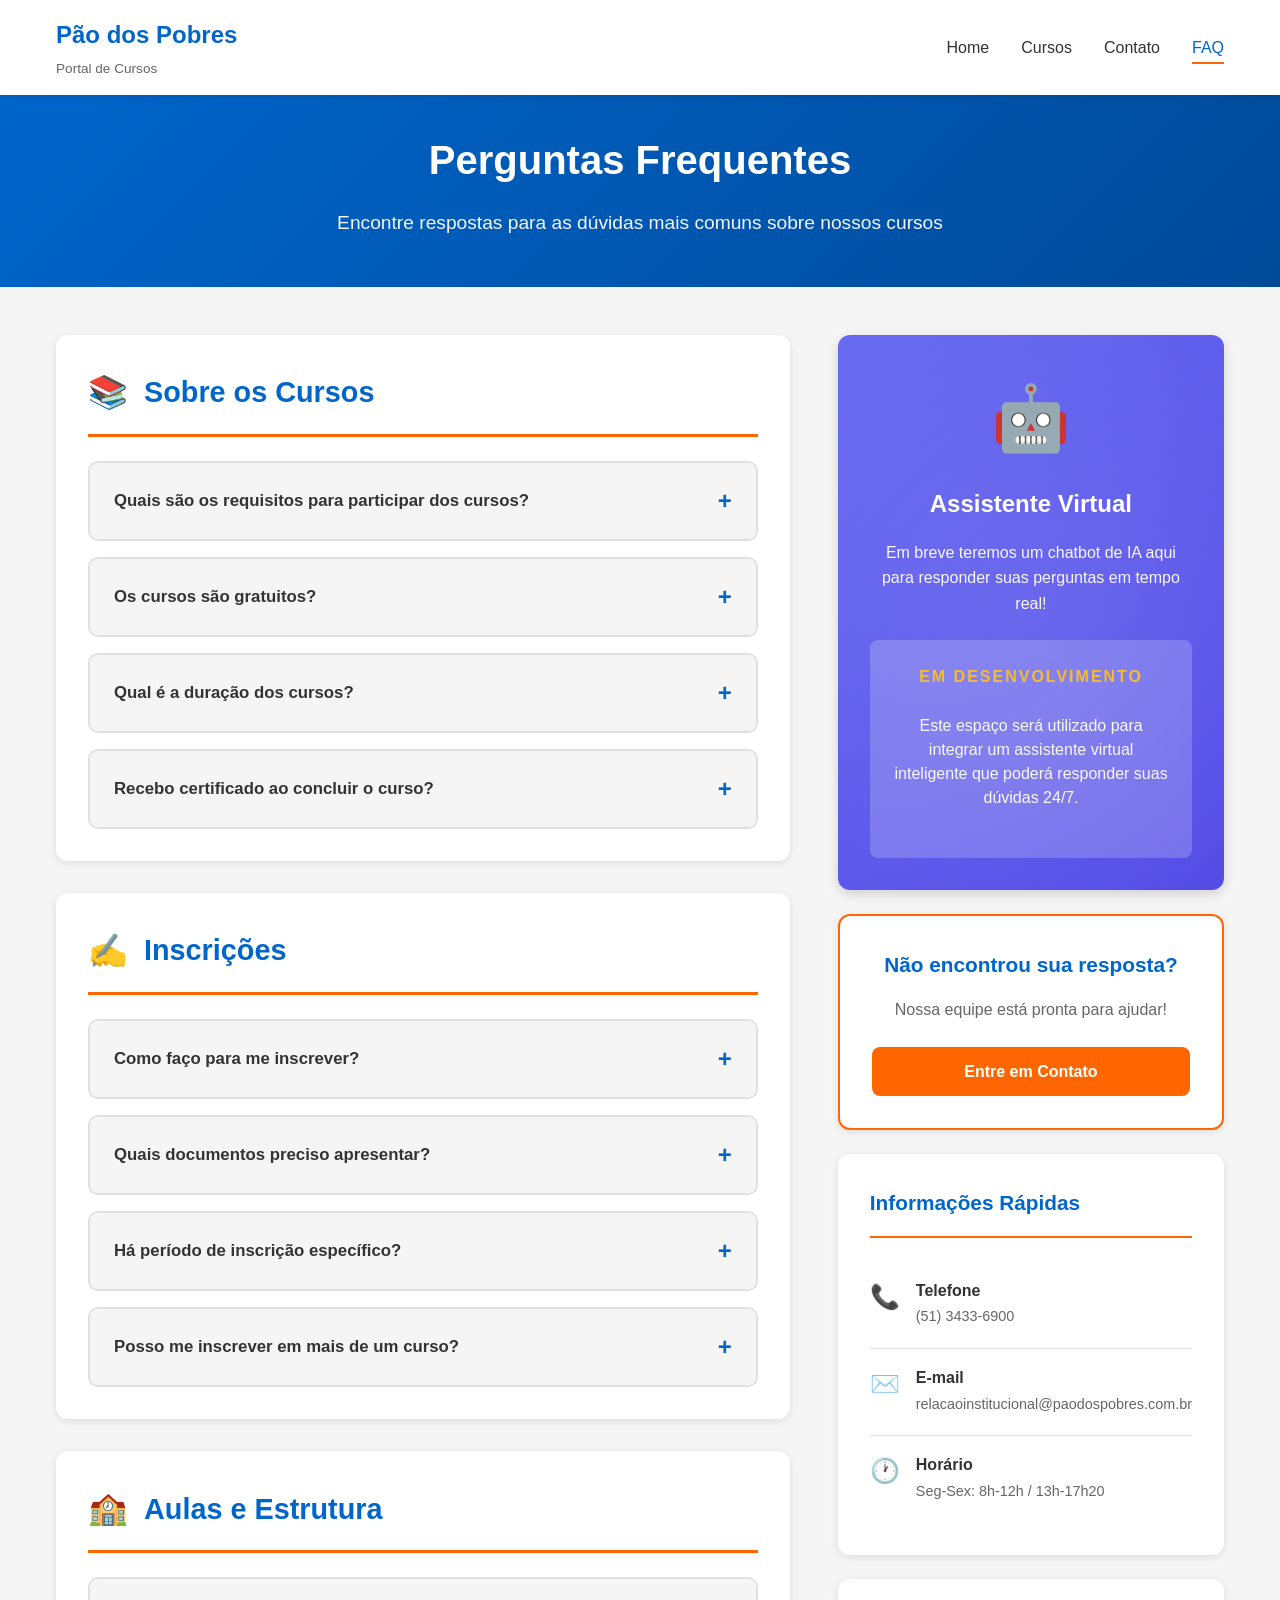
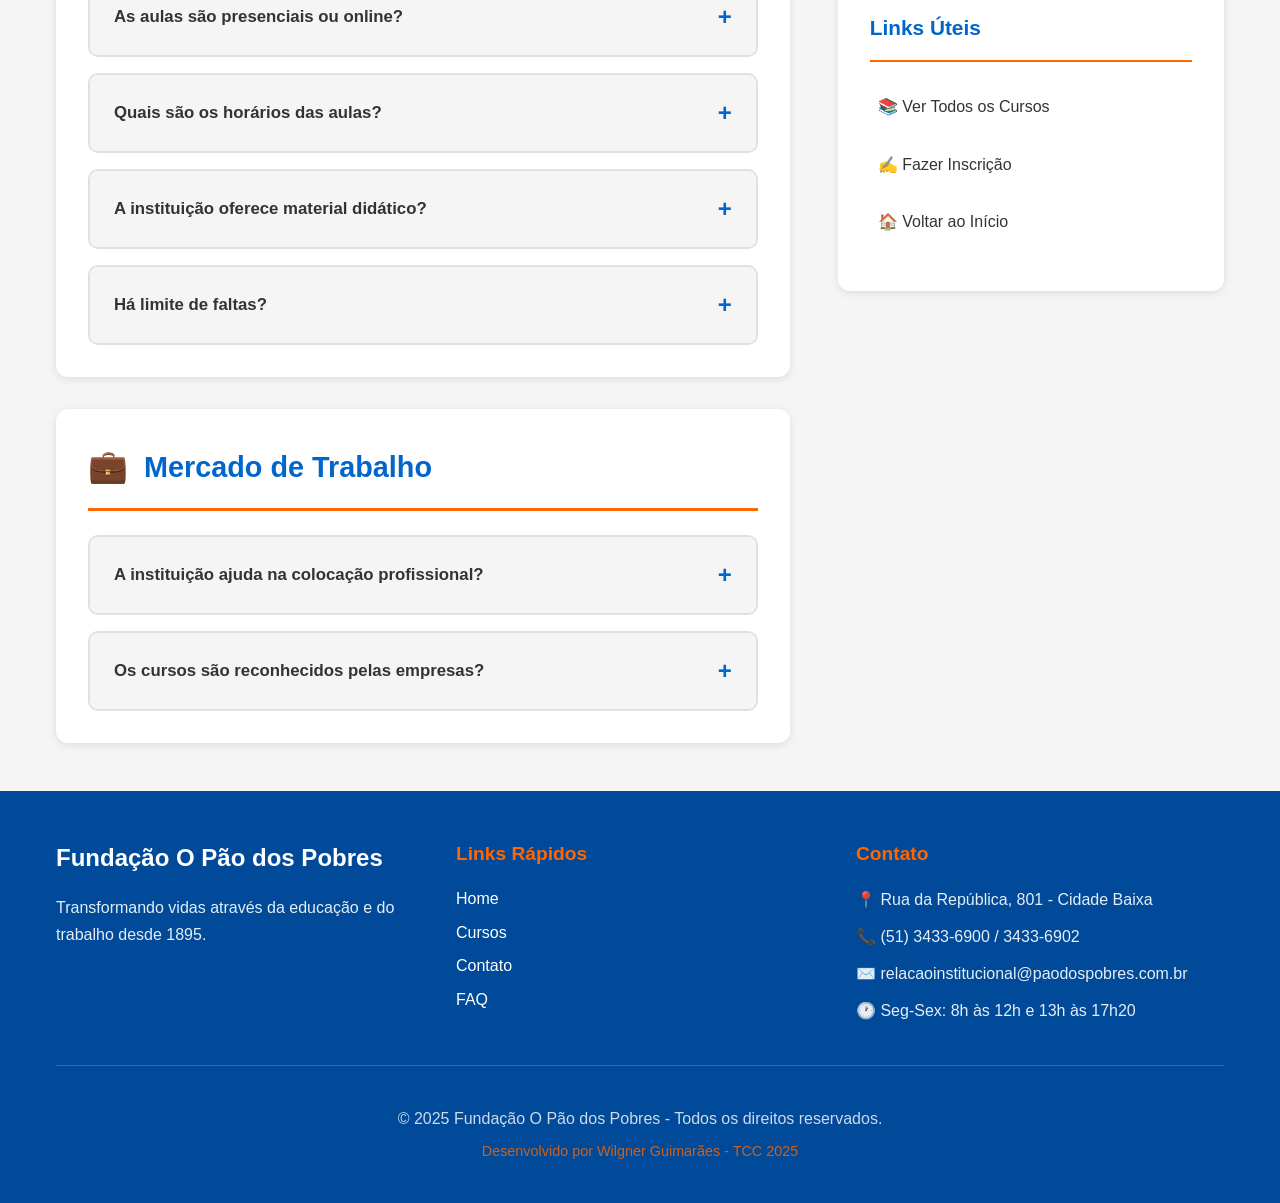
<file: faq.html>
<!DOCTYPE html>
<html lang="pt-BR">
<head>
    <meta charset="UTF-8">
    <meta name="viewport" content="width=device-width, initial-scale=1.0">
    <meta name="description" content="Perguntas Frequentes sobre os cursos da Fundação O Pão dos Pobres">
    <title>FAQ - Perguntas Frequentes - Pão dos Pobres</title>
    <link rel="stylesheet" href="styles.css">
    <link rel="stylesheet" href="faq.css">
</head>
<body>
    <!-- ========================================
         HEADER FIXO
    ========================================= -->
    <header class="header-fixed">
        <div class="container">
            <nav class="navbar">
                <div class="logo">
                    <a href="index.html">
                        <h1>Pão dos Pobres</h1>
                        <p class="logo-subtitle">Portal de Cursos</p>
                    </a>
                </div>

                <button class="menu-toggle" aria-label="Abrir menu">
                    <span></span>
                    <span></span>
                    <span></span>
                </button>

                <ul class="nav-menu">
                    <li><a href="index.html" class="nav-link">Home</a></li>
                    <li><a href="index.html#cursos" class="nav-link">Cursos</a></li>
                    <li><a href="contato.html" class="nav-link">Contato</a></li>
                    <li><a href="faq.html" class="nav-link active">FAQ</a></li>
                </ul>
            </nav>
        </div>
    </header>

    <!-- ========================================
         HERO FAQ
    ========================================= -->
    <section class="faq-hero">
        <div class="container">
            <h1>Perguntas Frequentes</h1>
            <p>Encontre respostas para as dúvidas mais comuns sobre nossos cursos</p>
        </div>
    </section>

    <!-- ========================================
         CONTEÚDO PRINCIPAL
    ========================================= -->
    <main class="faq-main">
        <div class="container">
            <div class="faq-layout">
                <!-- Seção de FAQs -->
                <div class="faq-content">
                    <!-- Categoria: Sobre os Cursos -->
                    <section class="faq-category">
                        <h2 class="category-title">
                            <span class="category-icon">📚</span>
                            Sobre os Cursos
                        </h2>

                        <div class="faq-accordion">
                            <div class="faq-item">
                                <button class="faq-question">
                                    <span>Quais são os requisitos para participar dos cursos?</span>
                                    <span class="faq-toggle">+</span>
                                </button>
                                <div class="faq-answer">
                                    <p>Para participar dos nossos cursos de aprendizagem profissional, você precisa:</p>
                                    <ul>
                                        <li>Ter entre 14 e 24 anos (sem limite de idade para pessoas com deficiência)</li>
                                        <li>Pertencer a uma família em situação de vulnerabilidade ou risco social</li>
                                        <li>Ter disponibilidade para frequentar as aulas presenciais</li>
                                        <li>Estar comprometido com o processo de aprendizado</li>
                                    </ul>
                                </div>
                            </div>

                            <div class="faq-item">
                                <button class="faq-question">
                                    <span>Os cursos são gratuitos?</span>
                                    <span class="faq-toggle">+</span>
                                </button>
                                <div class="faq-answer">
                                    <p>Sim! Todos os cursos oferecidos pela Fundação O Pão dos Pobres são completamente gratuitos para os participantes que atendem aos requisitos de elegibilidade.</p>
                                </div>
                            </div>

                            <div class="faq-item">
                                <button class="faq-question">
                                    <span>Qual é a duração dos cursos?</span>
                                    <span class="faq-toggle">+</span>
                                </button>
                                <div class="faq-answer">
                                    <p>A duração varia de acordo com cada curso, geralmente entre 400 e 1.200 horas. Cada curso tem uma carga horária específica que combina teoria e prática para garantir uma formação completa.</p>
                                </div>
                            </div>

                            <div class="faq-item">
                                <button class="faq-question">
                                    <span>Recebo certificado ao concluir o curso?</span>
                                    <span class="faq-toggle">+</span>
                                </button>
                                <div class="faq-answer">
                                    <p>Sim! Ao concluir o curso com aproveitamento satisfatório e frequência mínima, você receberá um certificado reconhecido pela Fundação O Pão dos Pobres, que pode ser utilizado em processos seletivos e no mercado de trabalho.</p>
                                </div>
                            </div>
                        </div>
                    </section>

                    <!-- Categoria: Inscrições -->
                    <section class="faq-category">
                        <h2 class="category-title">
                            <span class="category-icon">✍️</span>
                            Inscrições
                        </h2>

                        <div class="faq-accordion">
                            <div class="faq-item">
                                <button class="faq-question">
                                    <span>Como faço para me inscrever?</span>
                                    <span class="faq-toggle">+</span>
                                </button>
                                <div class="faq-answer">
                                    <p>Você pode se inscrever de duas formas:</p>
                                    <ul>
                                        <li><strong>Online:</strong> Preencha o <a href="contato.html">formulário de inscrição</a> em nosso portal</li>
                                        <li><strong>Presencial:</strong> Visite nossa sede na Rua da República, 801 - Cidade Baixa, Porto Alegre/RS</li>
                                    </ul>
                                    <p>Após a inscrição, nossa equipe entrará em contato para dar sequência ao processo.</p>
                                </div>
                            </div>

                            <div class="faq-item">
                                <button class="faq-question">
                                    <span>Quais documentos preciso apresentar?</span>
                                    <span class="faq-toggle">+</span>
                                </button>
                                <div class="faq-answer">
                                    <p>Os documentos necessários são:</p>
                                    <ul>
                                        <li>RG e CPF (original e cópia)</li>
                                        <li>Comprovante de residência atualizado</li>
                                        <li>Comprovante de escolaridade</li>
                                        <li>Certidão de nascimento ou casamento</li>
                                        <li>Comprovante de renda familiar (se aplicável)</li>
                                    </ul>
                                </div>
                            </div>

                            <div class="faq-item">
                                <button class="faq-question">
                                    <span>Há período de inscrição específico?</span>
                                    <span class="faq-toggle">+</span>
                                </button>
                                <div class="faq-answer">
                                    <p>As inscrições ficam abertas durante todo o ano, mas o início das turmas ocorre em períodos específicos. Entre em contato conosco para saber sobre a próxima turma do curso de seu interesse.</p>
                                </div>
                            </div>

                            <div class="faq-item">
                                <button class="faq-question">
                                    <span>Posso me inscrever em mais de um curso?</span>
                                    <span class="faq-toggle">+</span>
                                </button>
                                <div class="faq-answer">
                                    <p>Recomendamos focar em um curso por vez para garantir melhor aproveitamento. Após a conclusão, você pode se inscrever em outro curso de interesse.</p>
                                </div>
                            </div>
                        </div>
                    </section>

                    <!-- Categoria: Aulas e Estrutura -->
                    <section class="faq-category">
                        <h2 class="category-title">
                            <span class="category-icon">🏫</span>
                            Aulas e Estrutura
                        </h2>

                        <div class="faq-accordion">
                            <div class="faq-item">
                                <button class="faq-question">
                                    <span>As aulas são presenciais ou online?</span>
                                    <span class="faq-toggle">+</span>
                                </button>
                                <div class="faq-answer">
                                    <p>Todos os nossos cursos são ministrados na modalidade presencial, em nossa sede em Porto Alegre. Isso garante acesso direto aos laboratórios, equipamentos e acompanhamento próximo dos instrutores.</p>
                                </div>
                            </div>

                            <div class="faq-item">
                                <button class="faq-question">
                                    <span>Quais são os horários das aulas?</span>
                                    <span class="faq-toggle">+</span>
                                </button>
                                <div class="faq-answer">
                                    <p>Os horários variam conforme o curso e turma. Geralmente oferecemos opções nos períodos da manhã, tarde e alguns cursos à noite. A grade horária específica será informada no momento da matrícula.</p>
                                </div>
                            </div>

                            <div class="faq-item">
                                <button class="faq-question">
                                    <span>A instituição oferece material didático?</span>
                                    <span class="faq-toggle">+</span>
                                </button>
                                <div class="faq-answer">
                                    <p>Sim! Todo o material didático necessário para o curso é fornecido gratuitamente pela instituição, incluindo apostilas, equipamentos para prática e uniformes quando necessário.</p>
                                </div>
                            </div>

                            <div class="faq-item">
                                <button class="faq-question">
                                    <span>Há limite de faltas?</span>
                                    <span class="faq-toggle">+</span>
                                </button>
                                <div class="faq-answer">
                                    <p>Sim. Para receber o certificado, é necessário manter frequência mínima de 75% das aulas. O acompanhamento da frequência é feito pela equipe pedagógica.</p>
                                </div>
                            </div>
                        </div>
                    </section>

                    <!-- Categoria: Mercado de Trabalho -->
                    <section class="faq-category">
                        <h2 class="category-title">
                            <span class="category-icon">💼</span>
                            Mercado de Trabalho
                        </h2>

                        <div class="faq-accordion">
                            <div class="faq-item">
                                <button class="faq-question">
                                    <span>A instituição ajuda na colocação profissional?</span>
                                    <span class="faq-toggle">+</span>
                                </button>
                                <div class="faq-answer">
                                    <p>Sim! Temos parceria com diversas empresas e auxiliamos nossos alunos na busca por oportunidades de estágio e emprego. Nossa equipe oferece orientação para elaboração de currículos e preparação para entrevistas.</p>
                                </div>
                            </div>

                            <div class="faq-item">
                                <button class="faq-question">
                                    <span>Os cursos são reconhecidos pelas empresas?</span>
                                    <span class="faq-toggle">+</span>
                                </button>
                                <div class="faq-answer">
                                    <p>Sim! A Fundação O Pão dos Pobres tem mais de 125 anos de tradição e nossos certificados são reconhecidos e valorizados no mercado de trabalho regional.</p>
                                </div>
                            </div>
                        </div>
                    </section>
                </div>

                <!-- Sidebar com ajuda adicional -->
                <aside class="faq-sidebar">
                    <!-- Seção do Chatbot - PLACEHOLDER -->
                    <div class="chatbot-placeholder">
                        <div class="chatbot-icon">🤖</div>
                        <h3>Assistente Virtual</h3>
                        <p>Em breve teremos um chatbot de IA aqui para responder suas perguntas em tempo real!</p>
                        <div class="chatbot-preview">
                            <p class="coming-soon">EM DESENVOLVIMENTO</p>
                            <p class="small-text">Este espaço será utilizado para integrar um assistente virtual inteligente que poderá responder suas dúvidas 24/7.</p>
                        </div>
                    </div>

                    <!-- Card de contato -->
                    <div class="help-card">
                        <h3>Não encontrou sua resposta?</h3>
                        <p>Nossa equipe está pronta para ajudar!</p>
                        <a href="contato.html" class="btn btn-primary btn-full">Entre em Contato</a>
                    </div>

                    <!-- Informações rápidas -->
                    <div class="quick-info">
                        <h3>Informações Rápidas</h3>
                        <div class="info-item">
                            <span class="info-icon">📞</span>
                            <div>
                                <strong>Telefone</strong>
                                <p>(51) 3433-6900</p>
                            </div>
                        </div>
                        <div class="info-item">
                            <span class="info-icon">✉️</span>
                            <div>
                                <strong>E-mail</strong>
                                <p>relacaoinstitucional@paodospobres.com.br</p>
                            </div>
                        </div>
                        <div class="info-item">
                            <span class="info-icon">🕐</span>
                            <div>
                                <strong>Horário</strong>
                                <p>Seg-Sex: 8h-12h / 13h-17h20</p>
                            </div>
                        </div>
                    </div>

                    <!-- Links úteis -->
                    <div class="useful-links">
                        <h3>Links Úteis</h3>
                        <ul>
                            <li><a href="index.html#cursos">📚 Ver Todos os Cursos</a></li>
                            <li><a href="contato.html">✍️ Fazer Inscrição</a></li>
                            <li><a href="index.html">🏠 Voltar ao Início</a></li>
                        </ul>
                    </div>
                </aside>
            </div>
        </div>
    </main>

    <!-- ========================================
         FOOTER
    ========================================= -->
    <footer class="footer">
        <div class="container">
            <div class="footer-grid">
                <div class="footer-column">
                    <h3>Fundação O Pão dos Pobres</h3>
                    <p>Transformando vidas através da educação e do trabalho desde 1895.</p>
                </div>

                <div class="footer-column">
                    <h4>Links Rápidos</h4>
                    <ul class="footer-links">
                        <li><a href="index.html">Home</a></li>
                        <li><a href="index.html#cursos">Cursos</a></li>
                        <li><a href="contato.html">Contato</a></li>
                        <li><a href="faq.html">FAQ</a></li>
                    </ul>
                </div>

                <div class="footer-column">
                    <h4>Contato</h4>
                    <ul class="footer-contact">
                        <li>📍 Rua da República, 801 - Cidade Baixa</li>
                        <li>📞 (51) 3433-6900 / 3433-6902</li>
                        <li>✉️ relacaoinstitucional@paodospobres.com.br</li>
                        <li>🕐 Seg-Sex: 8h às 12h e 13h às 17h20</li>
                    </ul>
                </div>
            </div>

            <div class="footer-bottom">
                <p>&copy; 2025 Fundação O Pão dos Pobres - Todos os direitos reservados.</p>
                <p class="footer-dev">Desenvolvido por Wilgner Guimarães - TCC 2025</p>
            </div>
        </div>
    </footer>

    <!-- Scripts -->
    <script src="script.js"></script>
    <script src="faq.js"></script>
</body>
</html>
</file>
<file: styles.css>
/* ========================================
   VARIÁVEIS CSS - Cores e espaçamentos
   Baseadas na identidade visual do Pão dos Pobres
======================================== */
:root {
    /* Cores principais da instituição */
    --cor-azul-principal: #0066cc;
    --cor-azul-escuro: #004a99;
    --cor-laranja-principal: #ff6600;
    --cor-laranja-hover: #e65c00;
    
    /* Cores neutras */
    --cor-branco: #ffffff;
    --cor-cinza-claro: #f5f5f5;
    --cor-cinza-medio: #e0e0e0;
    --cor-cinza-texto: #666666;
    --cor-preto: #333333;
    
    /* Sombras */
    --sombra-leve: 0 2px 8px rgba(0, 0, 0, 0.1);
    --sombra-media: 0 4px 12px rgba(0, 0, 0, 0.15);
    --sombra-forte: 0 6px 20px rgba(0, 0, 0, 0.2);
    
    /* Espaçamentos */
    --espacamento-xs: 0.5rem;
    --espacamento-sm: 1rem;
    --espacamento-md: 1.5rem;
    --espacamento-lg: 2rem;
    --espacamento-xl: 3rem;
    
    /* Transições */
    --transicao-rapida: 0.3s ease;
}

/* ========================================
   RESET E CONFIGURAÇÕES GLOBAIS
======================================== */
* {
    margin: 0;
    padding: 0;
    box-sizing: border-box;
}

html {
    scroll-behavior: smooth;
    font-size: 16px;
}

body {
    font-family: 'Segoe UI', Tahoma, Geneva, Verdana, sans-serif;
    line-height: 1.6;
    color: var(--cor-preto);
    background-color: var(--cor-branco);
}

/* Container responsivo */
.container {
    width: 100%;
    max-width: 1200px;
    margin: 0 auto;
    padding: 0 var(--espacamento-sm);
}

/* ========================================
   HEADER FIXO - Barra de navegação
======================================== */
.header-fixed {
    position: fixed;
    top: 0;
    left: 0;
    width: 100%;
    background-color: var(--cor-branco);
    box-shadow: var(--sombra-media);
    z-index: 1000;
    padding: var(--espacamento-sm) 0;
}

.navbar {
    display: flex;
    justify-content: space-between;
    align-items: center;
    gap: var(--espacamento-md);
}

/* Logo */
.logo a {
    text-decoration: none;
    color: var(--cor-azul-principal);
}

.logo h1 {
    font-size: 1.5rem;
    font-weight: 700;
    margin-bottom: 0.2rem;
}

.logo-subtitle {
    font-size: 0.85rem;
    color: var(--cor-cinza-texto);
}

/* Menu hamburguer (mobile) */
.menu-toggle {
    display: none;
    flex-direction: column;
    gap: 0.3rem;
    background: none;
    border: none;
    cursor: pointer;
    padding: 0.5rem;
}

.menu-toggle span {
    width: 25px;
    height: 3px;
    background-color: var(--cor-azul-principal);
    border-radius: 2px;
    transition: var(--transicao-rapida);
}

/* Menu de navegação */
.nav-menu {
    display: flex;
    list-style: none;
    gap: var(--espacamento-lg);
}

.nav-link {
    text-decoration: none;
    color: var(--cor-preto);
    font-weight: 500;
    padding: 0.5rem 0;
    position: relative;
    transition: var(--transicao-rapida);
}

.nav-link::after {
    content: '';
    position: absolute;
    bottom: 0;
    left: 0;
    width: 0;
    height: 2px;
    background-color: var(--cor-laranja-principal);
    transition: var(--transicao-rapida);
}

.nav-link:hover,
.nav-link.active {
    color: var(--cor-azul-principal);
}

.nav-link:hover::after,
.nav-link.active::after {
    width: 100%;
}

/* ========================================
   SEÇÃO HERO - Banner principal
======================================== */
.hero {
    position: relative;
    min-height: 500px;
    display: flex;
    align-items: center;
    justify-content: center;
    text-align: center;
    background: linear-gradient(135deg, var(--cor-azul-principal), var(--cor-azul-escuro));
    color: var(--cor-branco);
    padding: var(--espacamento-xl) var(--espacamento-sm);
    margin-top: 80px; /* Altura do header fixo */
}

.hero-overlay {
    position: absolute;
    top: 0;
    left: 0;
    width: 100%;
    height: 100%;
    background: rgba(0, 0, 0, 0.1);
}

.hero-content {
    position: relative;
    z-index: 1;
    max-width: 800px;
}

.hero-title {
    font-size: 2.5rem;
    font-weight: 700;
    margin-bottom: var(--espacamento-md);
    line-height: 1.2;
}

.hero-description {
    font-size: 1.1rem;
    margin-bottom: var(--espacamento-lg);
    opacity: 0.95;
}

/* ========================================
   BOTÕES - Estilos reutilizáveis
======================================== */
.btn {
    display: inline-block;
    padding: 0.75rem 1.5rem;
    text-decoration: none;
    font-weight: 600;
    border-radius: 8px;
    transition: var(--transicao-rapida);
    cursor: pointer;
    border: none;
    text-align: center;
}

.btn-primary {
    background-color: var(--cor-laranja-principal);
    color: var(--cor-branco);
}

.btn-primary:hover {
    background-color: var(--cor-laranja-hover);
    transform: translateY(-2px);
    box-shadow: var(--sombra-media);
}

.btn-secondary {
    background-color: var(--cor-azul-principal);
    color: var(--cor-branco);
}

.btn-secondary:hover {
    background-color: var(--cor-azul-escuro);
    transform: translateY(-2px);
    box-shadow: var(--sombra-media);
}

.btn-large {
    padding: 1rem 2.5rem;
    font-size: 1.1rem;
}

/* ========================================
   SEÇÃO DE INFORMAÇÕES
======================================== */
.info-section {
    padding: var(--espacamento-xl) var(--espacamento-sm);
    background-color: var(--cor-cinza-claro);
}

.info-grid {
    display: grid;
    grid-template-columns: repeat(auto-fit, minmax(280px, 1fr));
    gap: var(--espacamento-lg);
}

.info-card {
    background-color: var(--cor-branco);
    padding: var(--espacamento-lg);
    border-radius: 12px;
    box-shadow: var(--sombra-leve);
    text-align: center;
    transition: var(--transicao-rapida);
}

.info-card:hover {
    transform: translateY(-5px);
    box-shadow: var(--sombra-media);
}

.info-icon {
    font-size: 3rem;
    margin-bottom: var(--espacamento-sm);
}

.info-card h3 {
    color: var(--cor-azul-principal);
    font-size: 1.5rem;
    margin-bottom: var(--espacamento-sm);
}

.info-card p {
    color: var(--cor-cinza-texto);
    line-height: 1.7;
}

/* ========================================
   SEÇÃO DE CURSOS - Grid de cards
======================================== */
.courses-section {
    padding: var(--espacamento-xl) var(--espacamento-sm);
}

.section-header {
    text-align: center;
    margin-bottom: var(--espacamento-xl);
}

.section-header h2 {
    font-size: 2.5rem;
    color: var(--cor-azul-principal);
    margin-bottom: var(--espacamento-sm);
}

.section-header p {
    font-size: 1.1rem;
    color: var(--cor-cinza-texto);
}

.courses-grid {
    display: grid;
    grid-template-columns: repeat(auto-fill, minmax(280px, 1fr));
    gap: var(--espacamento-lg);
}

/* Card individual de curso */
.course-card {
    background-color: var(--cor-branco);
    border-radius: 12px;
    padding: var(--espacamento-lg);
    box-shadow: var(--sombra-leve);
    transition: var(--transicao-rapida);
    display: flex;
    flex-direction: column;
    position: relative;
}

.course-card:hover {
    transform: translateY(-8px);
    box-shadow: var(--sombra-forte);
}

.course-card.featured {
    border: 2px solid var(--cor-laranja-principal);
}

.course-badge {
    position: absolute;
    top: -10px;
    right: 20px;
    background-color: var(--cor-laranja-principal);
    color: var(--cor-branco);
    padding: 0.3rem 0.8rem;
    border-radius: 20px;
    font-size: 0.85rem;
    font-weight: 600;
}

.course-icon {
    font-size: 3rem;
    margin-bottom: var(--espacamento-sm);
    text-align: center;
}

.course-title {
    color: var(--cor-azul-principal);
    font-size: 1.3rem;
    margin-bottom: var(--espacamento-sm);
    min-height: 2.6rem;
}

.course-description {
    color: var(--cor-cinza-texto);
    margin-bottom: var(--espacamento-md);
    flex-grow: 1;
    line-height: 1.6;
}

.course-card .btn {
    width: 100%;
}

/* ========================================
   CALL TO ACTION
======================================== */
.cta-section {
    background: linear-gradient(135deg, var(--cor-laranja-principal), var(--cor-laranja-hover));
    color: var(--cor-branco);
    padding: var(--espacamento-xl) var(--espacamento-sm);
    text-align: center;
}

.cta-content h2 {
    font-size: 2.2rem;
    margin-bottom: var(--espacamento-sm);
}

.cta-content p {
    font-size: 1.1rem;
    margin-bottom: var(--espacamento-lg);
    opacity: 0.95;
}

.cta-section .btn-primary {
    background-color: var(--cor-branco);
    color: var(--cor-laranja-principal);
}

.cta-section .btn-primary:hover {
    background-color: var(--cor-cinza-claro);
}

/* ========================================
   FOOTER - Rodapé
======================================== */
.footer {
    background-color: var(--cor-azul-escuro);
    color: var(--cor-branco);
    padding: var(--espacamento-xl) var(--espacamento-sm) var(--espacamento-lg);
}

.footer-grid {
    display: grid;
    grid-template-columns: repeat(auto-fit, minmax(250px, 1fr));
    gap: var(--espacamento-lg);
    margin-bottom: var(--espacamento-lg);
}

.footer-column h3 {
    font-size: 1.5rem;
    margin-bottom: var(--espacamento-sm);
}

.footer-column h4 {
    font-size: 1.2rem;
    margin-bottom: var(--espacamento-sm);
    color: var(--cor-laranja-principal);
}

.footer-column p {
    line-height: 1.7;
    opacity: 0.9;
}

.footer-links,
.footer-contact {
    list-style: none;
}

.footer-links li,
.footer-contact li {
    margin-bottom: 0.5rem;
}

.footer-links a {
    color: var(--cor-branco);
    text-decoration: none;
    transition: var(--transicao-rapida);
}

.footer-links a:hover {
    color: var(--cor-laranja-principal);
    padding-left: 5px;
}

.footer-contact li {
    opacity: 0.9;
    line-height: 1.8;
}

.footer-bottom {
    text-align: center;
    padding-top: var(--espacamento-lg);
    border-top: 1px solid rgba(255, 255, 255, 0.2);
}

.footer-bottom p {
    margin: 0.5rem 0;
    opacity: 0.8;
}

.footer-dev {
    font-size: 0.9rem;
    color: var(--cor-laranja-principal);
}

/* ========================================
   RESPONSIVIDADE - MOBILE FIRST
   Adaptações para tablets e desktops
======================================== */

/* Tablets e telas menores */
@media (max-width: 768px) {
    /* Menu mobile */
    .menu-toggle {
        display: flex;
    }
    
    .nav-menu {
        position: fixed;
        top: 80px;
        left: -100%;
        width: 100%;
        flex-direction: column;
        background-color: var(--cor-branco);
        padding: var(--espacamento-lg);
        box-shadow: var(--sombra-media);
        transition: var(--transicao-rapida);
        gap: var(--espacamento-sm);
    }
    
    .nav-menu.active {
        left: 0;
    }
    
    /* Hero section */
    .hero {
        min-height: 400px;
    }
    
    .hero-title {
        font-size: 2rem;
    }
    
    .hero-description {
        font-size: 1rem;
    }
    
    /* Section headers */
    .section-header h2 {
        font-size: 2rem;
    }
    
    /* CTA */
    .cta-content h2 {
        font-size: 1.8rem;
    }
}

/* Mobile pequeno */
@media (max-width: 480px) {
    .hero-title {
        font-size: 1.5rem;
    }
    
    .section-header h2 {
        font-size: 1.7rem;
    }
    
    .course-title {
        font-size: 1.1rem;
    }
    
    .courses-grid {
        grid-template-columns: 1fr;
    }
}

/* Desktop grande */
@media (min-width: 1200px) {
    .courses-grid {
        grid-template-columns: repeat(3, 1fr);
    }
}
</file>
<file: contato.css>
/* ========================================
   CSS ESPECÍFICO PARA PÁGINA DE CONTATO
======================================== */

/* ========================================
   HERO CONTATO
======================================== */
.contact-hero {
    background: linear-gradient(135deg, var(--cor-azul-principal), var(--cor-azul-escuro));
    color: var(--cor-branco);
    text-align: center;
    padding: var(--espacamento-xl) var(--espacamento-sm);
    margin-top: 80px;
}

.contact-hero h1 {
    font-size: 2.5rem;
    margin-bottom: var(--espacamento-sm);
}

.contact-hero p {
    font-size: 1.2rem;
    opacity: 0.95;
}

/* ========================================
   LAYOUT PRINCIPAL
======================================== */
.contact-main {
    padding: var(--espacamento-xl) var(--espacamento-sm);
    background-color: var(--cor-cinza-claro);
}

.contact-layout {
    display: grid;
    grid-template-columns: 1fr;
    gap: var(--espacamento-xl);
}

@media (min-width: 992px) {
    .contact-layout {
        grid-template-columns: 2fr 1fr;
    }
}

/* ========================================
   SEÇÃO DO FORMULÁRIO
======================================== */
.form-section {
    background-color: var(--cor-branco);
    border-radius: 12px;
    padding: var(--espacamento-xl);
    box-shadow: var(--sombra-media);
}

.form-header {
    margin-bottom: var(--espacamento-lg);
    text-align: center;
}

.form-header h2 {
    color: var(--cor-azul-principal);
    font-size: 2rem;
    margin-bottom: var(--espacamento-sm);
}

.form-header p {
    color: var(--cor-cinza-texto);
    font-size: 1.05rem;
}

/* ========================================
   FORMULÁRIO
======================================== */
.contact-form {
    display: flex;
    flex-direction: column;
    gap: var(--espacamento-lg);
}

/* Grupos de campos (fieldsets) */
.form-group {
    border: 2px solid var(--cor-cinza-medio);
    border-radius: 10px;
    padding: var(--espacamento-lg);
}

.form-group legend {
    color: var(--cor-azul-principal);
    font-size: 1.3rem;
    font-weight: 600;
    padding: 0 var(--espacamento-sm);
}

/* Linhas do formulário */
.form-row {
    display: grid;
    grid-template-columns: 1fr;
    gap: var(--espacamento-md);
    margin-bottom: var(--espacamento-md);
}

.form-row:last-child {
    margin-bottom: 0;
}

@media (min-width: 768px) {
    .form-row {
        grid-template-columns: repeat(2, 1fr);
    }
    
    /* Campo que ocupa toda a linha */
    .form-field:only-child {
        grid-column: 1 / -1;
    }
    
    /* Campo maior */
    .form-field-large {
        grid-column: 2 / -1;
    }
    
    /* Campo menor */
    .form-field-small {
        grid-column: span 1;
        max-width: 150px;
    }
}

/* Campos individuais */
.form-field {
    display: flex;
    flex-direction: column;
    gap: 0.5rem;
}

.form-field label {
    color: var(--cor-preto);
    font-weight: 600;
    font-size: 0.95rem;
}

.form-field input[type="text"],
.form-field input[type="email"],
.form-field input[type="tel"],
.form-field input[type="date"],
.form-field select,
.form-field textarea {
    padding: 0.75rem;
    border: 2px solid var(--cor-cinza-medio);
    border-radius: 8px;
    font-size: 1rem;
    font-family: inherit;
    transition: var(--transicao-rapida);
    background-color: var(--cor-branco);
}

.form-field input:focus,
.form-field select:focus,
.form-field textarea:focus {
    outline: none;
    border-color: var(--cor-azul-principal);
    box-shadow: 0 0 0 3px rgba(0, 102, 204, 0.1);
}

.form-field textarea {
    resize: vertical;
    min-height: 100px;
}

/* Checkbox e Radio personalizados */
.form-field input[type="checkbox"] {
    width: 18px;
    height: 18px;
    cursor: pointer;
}

.form-field label:has(input[type="checkbox"]) {
    display: flex;
    flex-direction: row;
    align-items: center;
    gap: var(--espacamento-xs);
    font-weight: 500;
    cursor: pointer;
}

/* Termos de uso */
.form-terms {
    background-color: var(--cor-cinza-claro);
    padding: var(--espacamento-md);
    border-radius: 8px;
    border-left: 4px solid var(--cor-azul-principal);
}

.form-terms label {
    display: flex;
    align-items: flex-start;
    gap: var(--espacamento-sm);
    cursor: pointer;
    line-height: 1.6;
}

.form-terms input[type="checkbox"] {
    margin-top: 0.2rem;
    flex-shrink: 0;
}

/* Ações do formulário */
.form-actions {
    text-align: center;
    margin-top: var(--espacamento-md);
}

.form-actions .btn {
    min-width: 250px;
}

.form-note {
    text-align: center;
    color: var(--cor-cinza-texto);
    font-size: 0.9rem;
    margin-top: var(--espacamento-sm);
}

/* ========================================
   MENSAGEM DE SUCESSO
======================================== */
.success-message {
    background: linear-gradient(135deg, #10b981, #059669);
    color: var(--cor-branco);
    padding: var(--espacamento-xl);
    border-radius: 12px;
    text-align: center;
    animation: slideIn 0.5s ease;
}

@keyframes slideIn {
    from {
        opacity: 0;
        transform: translateY(-20px);
    }
    to {
        opacity: 1;
        transform: translateY(0);
    }
}

.success-icon {
    font-size: 4rem;
    margin-bottom: var(--espacamento-md);
    animation: checkmark 0.8s ease;
}

@keyframes checkmark {
    0% {
        transform: scale(0);
    }
    50% {
        transform: scale(1.2);
    }
    100% {
        transform: scale(1);
    }
}

.success-message h3 {
    font-size: 1.8rem;
    margin-bottom: var(--espacamento-sm);
}

.success-message p {
    font-size: 1.1rem;
    margin-bottom: var(--espacamento-lg);
    opacity: 0.95;
}

.success-message .btn {
    background-color: var(--cor-branco);
    color: #10b981;
}

/* ========================================
   SIDEBAR DE INFORMAÇÕES
======================================== */
.contact-info {
    display: flex;
    flex-direction: column;
    gap: var(--espacamento-md);
}

.info-card {
    background-color: var(--cor-branco);
    padding: var(--espacamento-lg);
    border-radius: 12px;
    box-shadow: var(--sombra-leve);
    transition: var(--transicao-rapida);
}

.info-card:hover {
    transform: translateY(-3px);
    box-shadow: var(--sombra-media);
}

.info-card h3 {
    color: var(--cor-azul-principal);
    font-size: 1.2rem;
    margin-bottom: var(--espacamento-sm);
    display: flex;
    align-items: center;
    gap: var(--espacamento-xs);
}

.info-card p {
    color: var(--cor-cinza-texto);
    line-height: 1.7;
    margin: 0.3rem 0;
}

.info-card a {
    color: var(--cor-azul-principal);
    text-decoration: none;
    transition: var(--transicao-rapida);
    word-break: break-word;
}

.info-card a:hover {
    color: var(--cor-laranja-principal);
    text-decoration: underline;
}

.info-card.highlight {
    background: linear-gradient(135deg, var(--cor-laranja-principal), var(--cor-laranja-hover));
    color: var(--cor-branco);
}

.info-card.highlight h3 {
    color: var(--cor-branco);
}

.info-card.highlight p {
    color: var(--cor-branco);
    opacity: 0.95;
}

.info-card.highlight a {
    color: var(--cor-branco);
    font-weight: 600;
    text-decoration: underline;
}

/* ========================================
   VALIDAÇÃO DE FORMULÁRIO
======================================== */
.form-field input:invalid:not(:focus):not(:placeholder-shown),
.form-field select:invalid:not(:focus),
.form-field textarea:invalid:not(:focus):not(:placeholder-shown) {
    border-color: #dc2626;
}

.form-field input:valid:not(:focus):not(:placeholder-shown),
.form-field select:valid:not(:focus),
.form-field textarea:valid:not(:focus):not(:placeholder-shown) {
    border-color: #10b981;
}

/* ========================================
   RESPONSIVIDADE
======================================== */
@media (max-width: 768px) {
    .contact-hero h1 {
        font-size: 2rem;
    }

    .contact-hero p {
        font-size: 1rem;
    }

    .form-section {
        padding: var(--espacamento-md);
    }

    .form-header h2 {
        font-size: 1.7rem;
    }

    .form-group {
        padding: var(--espacamento-md);
    }

    .form-actions .btn {
        min-width: 100%;
    }
}

@media (max-width: 480px) {
    .contact-hero h1 {
        font-size: 1.7rem;
    }

    .form-header h2 {
        font-size: 1.5rem;
    }

    .form-group legend {
        font-size: 1.1rem;
    }
}
</file>
<file: curso-detalhes.css>
/* ========================================
   CSS ESPECÍFICO PARA PÁGINA DE DETALHES DO CURSO
   Complementa o styles.css principal
======================================== */

/* ========================================
   BREADCRUMB - Navegação em trilha
======================================== */
.breadcrumb {
    background-color: var(--cor-cinza-claro);
    padding: var(--espacamento-sm) 0;
    margin-top: 80px; /* Altura do header fixo */
    font-size: 0.9rem;
}

.breadcrumb a {
    color: var(--cor-azul-principal);
    text-decoration: none;
    transition: var(--transicao-rapida);
}

.breadcrumb a:hover {
    text-decoration: underline;
}

.breadcrumb span {
    color: var(--cor-cinza-texto);
}

/* ========================================
   HERO DO CURSO
======================================== */
.course-hero {
    background: linear-gradient(135deg, var(--cor-azul-principal), var(--cor-azul-escuro));
    color: var(--cor-branco);
    padding: var(--espacamento-xl) var(--espacamento-sm);
    text-align: center;
}

.course-hero-content {
    max-width: 800px;
    margin: 0 auto;
}

.course-hero-icon {
    font-size: 4rem;
    margin-bottom: var(--espacamento-sm);
}

.course-hero-title {
    font-size: 2.5rem;
    font-weight: 700;
    margin-bottom: var(--espacamento-sm);
}

.course-hero-subtitle {
    font-size: 1.2rem;
    opacity: 0.9;
}

/* ========================================
   LAYOUT PRINCIPAL
======================================== */
.course-details-main {
    padding: var(--espacamento-xl) var(--espacamento-sm);
}

.course-layout {
    display: grid;
    grid-template-columns: 1fr;
    gap: var(--espacamento-xl);
}

/* Desktop: Layout com sidebar */
@media (min-width: 992px) {
    .course-layout {
        grid-template-columns: 2fr 1fr;
    }
}

/* ========================================
   CONTEÚDO PRINCIPAL
======================================== */
.course-content {
    order: 2;
}

@media (min-width: 992px) {
    .course-content {
        order: 1;
    }
}

.course-section {
    background-color: var(--cor-branco);
    padding: var(--espacamento-lg);
    border-radius: 12px;
    box-shadow: var(--sombra-leve);
    margin-bottom: var(--espacamento-lg);
}

.section-title {
    color: var(--cor-azul-principal);
    font-size: 1.8rem;
    margin-bottom: var(--espacamento-md);
    display: flex;
    align-items: center;
    gap: var(--espacamento-sm);
}

.section-icon {
    font-size: 2rem;
}

.course-text {
    color: var(--cor-cinza-texto);
    line-height: 1.8;
    font-size: 1.05rem;
}

/* ========================================
   LISTA DE APRENDIZADO
======================================== */
.learning-list {
    list-style: none;
    display: grid;
    gap: var(--espacamento-sm);
}

.learning-list li {
    background-color: var(--cor-cinza-claro);
    padding: var(--espacamento-sm) var(--espacamento-md);
    border-radius: 8px;
    border-left: 4px solid var(--cor-laranja-principal);
    transition: var(--transicao-rapida);
}

.learning-list li:hover {
    background-color: var(--cor-cinza-medio);
    transform: translateX(5px);
}

.learning-list li::before {
    content: '✓ ';
    color: var(--cor-laranja-principal);
    font-weight: 700;
    margin-right: 0.5rem;
}

/* ========================================
   GRID DE BENEFÍCIOS
======================================== */
.benefits-grid {
    display: grid;
    grid-template-columns: repeat(auto-fit, minmax(200px, 1fr));
    gap: var(--espacamento-md);
    margin-top: var(--espacamento-md);
}

.benefit-card {
    background-color: var(--cor-cinza-claro);
    padding: var(--espacamento-md);
    border-radius: 10px;
    text-align: center;
    transition: var(--transicao-rapida);
}

.benefit-card:hover {
    background-color: var(--cor-azul-principal);
    color: var(--cor-branco);
    transform: translateY(-5px);
}

.benefit-icon {
    font-size: 2.5rem;
    margin-bottom: var(--espacamento-xs);
}

.benefit-card h3 {
    font-size: 1.1rem;
    margin-bottom: var(--espacamento-xs);
    color: var(--cor-azul-principal);
}

.benefit-card:hover h3 {
    color: var(--cor-branco);
}

.benefit-card p {
    font-size: 0.9rem;
    color: var(--cor-cinza-texto);
}

.benefit-card:hover p {
    color: var(--cor-branco);
    opacity: 0.9;
}

/* ========================================
   SIDEBAR
======================================== */
.course-sidebar {
    order: 1;
}

@media (min-width: 992px) {
    .course-sidebar {
        order: 2;
        position: sticky;
        top: 100px; /* Altura do header + margem */
        height: fit-content;
    }
}

.info-box {
    background-color: var(--cor-branco);
    border-radius: 12px;
    padding: var(--espacamento-lg);
    box-shadow: var(--sombra-leve);
    margin-bottom: var(--espacamento-lg);
}

.info-box-title {
    color: var(--cor-azul-principal);
    font-size: 1.3rem;
    margin-bottom: var(--espacamento-md);
    padding-bottom: var(--espacamento-sm);
    border-bottom: 2px solid var(--cor-laranja-principal);
}

/* ========================================
   INFORMAÇÕES DO CURSO
======================================== */
.info-item {
    display: flex;
    justify-content: space-between;
    align-items: flex-start;
    padding: var(--espacamento-sm) 0;
    border-bottom: 1px solid var(--cor-cinza-medio);
}

.info-item:last-of-type {
    border-bottom: none;
}

.info-label {
    font-weight: 600;
    color: var(--cor-preto);
    flex: 0 0 auto;
    margin-right: var(--espacamento-sm);
}

.info-value {
    color: var(--cor-cinza-texto);
    text-align: right;
    flex: 1;
}

.info-note {
    font-size: 0.85rem;
    color: var(--cor-cinza-texto);
    font-style: italic;
    margin-top: var(--espacamento-sm);
    margin-bottom: var(--espacamento-md);
}

.btn-full {
    width: 100%;
    text-align: center;
}

/* ========================================
   REQUISITOS
======================================== */
.requirements-list {
    list-style: none;
    margin-top: var(--espacamento-sm);
}

.requirements-list li {
    padding: var(--espacamento-xs) 0;
    color: var(--cor-cinza-texto);
    line-height: 1.6;
}

/* ========================================
   CONTATO
======================================== */
.contact-box {
    background: linear-gradient(135deg, var(--cor-laranja-principal), var(--cor-laranja-hover));
    color: var(--cor-branco);
}

.contact-box .info-box-title {
    color: var(--cor-branco);
    border-bottom-color: var(--cor-branco);
}

.contact-box p {
    margin-bottom: var(--espacamento-md);
}

.contact-item {
    display: flex;
    align-items: center;
    gap: var(--espacamento-sm);
    margin-bottom: var(--espacamento-sm);
}

.contact-item span {
    font-size: 1.3rem;
}

.contact-item a {
    color: var(--cor-branco);
    text-decoration: none;
    font-size: 0.95rem;
    transition: var(--transicao-rapida);
}

.contact-item a:hover {
    text-decoration: underline;
    opacity: 0.9;
}

/* ========================================
   CURSOS RELACIONADOS
======================================== */
.related-courses {
    background-color: var(--cor-cinza-claro);
    padding: var(--espacamento-xl) var(--espacamento-sm);
}

.section-header-title {
    text-align: center;
    color: var(--cor-azul-principal);
    font-size: 2rem;
    margin-bottom: var(--espacamento-lg);
}

.courses-grid-small {
    display: grid;
    grid-template-columns: repeat(auto-fit, minmax(250px, 1fr));
    gap: var(--espacamento-md);
    max-width: 1000px;
    margin: 0 auto;
}

.courses-grid-small .course-card {
    margin: 0;
}

/* ========================================
   RESPONSIVIDADE
======================================== */
@media (max-width: 768px) {
    .course-hero-title {
        font-size: 2rem;
    }

    .course-hero-subtitle {
        font-size: 1rem;
    }

    .section-title {
        font-size: 1.5rem;
    }

    .benefits-grid {
        grid-template-columns: 1fr;
    }

    .info-item {
        flex-direction: column;
        gap: 0.3rem;
    }

    .info-value {
        text-align: left;
    }
}

@media (max-width: 480px) {
    .course-hero-icon {
        font-size: 3rem;
    }

    .course-hero-title {
        font-size: 1.7rem;
    }

    .section-header-title {
        font-size: 1.5rem;
    }
}
</file>
<file: faq.css>
/* ========================================
   CSS ESPECÍFICO PARA PÁGINA DE FAQ
======================================== */

/* ========================================
   HERO FAQ
======================================== */
.faq-hero {
    background: linear-gradient(135deg, var(--cor-azul-principal), var(--cor-azul-escuro));
    color: var(--cor-branco);
    text-align: center;
    padding: var(--espacamento-xl) var(--espacamento-sm);
    margin-top: 80px;
}

.faq-hero h1 {
    font-size: 2.5rem;
    margin-bottom: var(--espacamento-sm);
}

.faq-hero p {
    font-size: 1.2rem;
    opacity: 0.95;
}

/* ========================================
   LAYOUT PRINCIPAL
======================================== */
.faq-main {
    padding: var(--espacamento-xl) var(--espacamento-sm);
    background-color: var(--cor-cinza-claro);
}

.faq-layout {
    display: grid;
    grid-template-columns: 1fr;
    gap: var(--espacamento-xl);
}

@media (min-width: 992px) {
    .faq-layout {
        grid-template-columns: 2fr 1fr;
    }
}

/* ========================================
   CONTEÚDO FAQ
======================================== */
.faq-content {
    display: flex;
    flex-direction: column;
    gap: var(--espacamento-lg);
}

/* Categoria de perguntas */
.faq-category {
    background-color: var(--cor-branco);
    border-radius: 12px;
    padding: var(--espacamento-lg);
    box-shadow: var(--sombra-leve);
}

.category-title {
    color: var(--cor-azul-principal);
    font-size: 1.8rem;
    margin-bottom: var(--espacamento-md);
    display: flex;
    align-items: center;
    gap: var(--espacamento-sm);
    padding-bottom: var(--espacamento-sm);
    border-bottom: 3px solid var(--cor-laranja-principal);
}

.category-icon {
    font-size: 2rem;
}

/* ========================================
   ACCORDION (PERGUNTAS E RESPOSTAS)
======================================== */
.faq-accordion {
    display: flex;
    flex-direction: column;
    gap: var(--espacamento-sm);
}

.faq-item {
    border: 2px solid var(--cor-cinza-medio);
    border-radius: 10px;
    overflow: hidden;
    transition: var(--transicao-rapida);
}

.faq-item:hover {
    border-color: var(--cor-azul-principal);
}

.faq-item.active {
    border-color: var(--cor-laranja-principal);
}

/* Pergunta (botão) */
.faq-question {
    width: 100%;
    background-color: var(--cor-cinza-claro);
    border: none;
    padding: var(--espacamento-md);
    display: flex;
    justify-content: space-between;
    align-items: center;
    gap: var(--espacamento-md);
    cursor: pointer;
    font-size: 1.05rem;
    font-weight: 600;
    color: var(--cor-preto);
    text-align: left;
    transition: var(--transicao-rapida);
}

.faq-question:hover {
    background-color: var(--cor-cinza-medio);
}

.faq-item.active .faq-question {
    background-color: var(--cor-azul-principal);
    color: var(--cor-branco);
}

.faq-toggle {
    font-size: 1.5rem;
    font-weight: 700;
    color: var(--cor-azul-principal);
    flex-shrink: 0;
    transition: var(--transicao-rapida);
}

.faq-item.active .faq-toggle {
    transform: rotate(45deg);
    color: var(--cor-branco);
}

/* Resposta */
.faq-answer {
    max-height: 0;
    overflow: hidden;
    transition: max-height 0.3s ease;
    background-color: var(--cor-branco);
}

.faq-item.active .faq-answer {
    max-height: 1000px; /* Valor alto para acomodar conteúdo */
}

.faq-answer > * {
    padding: var(--espacamento-md);
}

.faq-answer p {
    color: var(--cor-cinza-texto);
    line-height: 1.7;
    margin-bottom: var(--espacamento-sm);
}

.faq-answer p:last-child {
    margin-bottom: 0;
}

.faq-answer ul {
    margin-left: var(--espacamento-md);
    color: var(--cor-cinza-texto);
    line-height: 1.8;
}

.faq-answer ul li {
    margin-bottom: 0.5rem;
}

.faq-answer a {
    color: var(--cor-azul-principal);
    font-weight: 600;
    text-decoration: none;
    transition: var(--transicao-rapida);
}

.faq-answer a:hover {
    color: var(--cor-laranja-principal);
    text-decoration: underline;
}

/* ========================================
   SIDEBAR
======================================== */
.faq-sidebar {
    display: flex;
    flex-direction: column;
    gap: var(--espacamento-md);
}

/* Placeholder do Chatbot */
.chatbot-placeholder {
    background: linear-gradient(135deg, #6366f1, #4f46e5);
    color: var(--cor-branco);
    border-radius: 12px;
    padding: var(--espacamento-lg);
    text-align: center;
    box-shadow: var(--sombra-media);
    position: relative;
    overflow: hidden;
}

.chatbot-placeholder::before {
    content: '';
    position: absolute;
    top: -50%;
    right: -50%;
    width: 200%;
    height: 200%;
    background: radial-gradient(circle, rgba(255,255,255,0.1) 0%, transparent 70%);
    animation: pulse 3s ease-in-out infinite;
}

@keyframes pulse {
    0%, 100% {
        transform: scale(1);
        opacity: 0.5;
    }
    50% {
        transform: scale(1.1);
        opacity: 0.8;
    }
}

.chatbot-icon {
    font-size: 4rem;
    margin-bottom: var(--espacamento-sm);
    animation: bounce 2s ease-in-out infinite;
}

@keyframes bounce {
    0%, 100% {
        transform: translateY(0);
    }
    50% {
        transform: translateY(-10px);
    }
}

.chatbot-placeholder h3 {
    font-size: 1.5rem;
    margin-bottom: var(--espacamento-sm);
    position: relative;
    z-index: 1;
}

.chatbot-placeholder p {
    font-size: 1rem;
    opacity: 0.95;
    margin-bottom: var(--espacamento-md);
    position: relative;
    z-index: 1;
}

.chatbot-preview {
    background-color: rgba(255, 255, 255, 0.2);
    border-radius: 8px;
    padding: var(--espacamento-md);
    backdrop-filter: blur(10px);
    position: relative;
    z-index: 1;
}

.coming-soon {
    font-size: 1.2rem;
    font-weight: 700;
    color: #fbbf24;
    margin-bottom: var(--espacamento-xs);
    letter-spacing: 2px;
}

.small-text {
    font-size: 0.9rem;
    opacity: 0.9;
    line-height: 1.5;
    margin: 0;
}

/* Card de ajuda */
.help-card {
    background-color: var(--cor-branco);
    border-radius: 12px;
    padding: var(--espacamento-lg);
    box-shadow: var(--sombra-leve);
    text-align: center;
    border: 2px solid var(--cor-laranja-principal);
}

.help-card h3 {
    color: var(--cor-azul-principal);
    font-size: 1.3rem;
    margin-bottom: var(--espacamento-sm);
}

.help-card p {
    color: var(--cor-cinza-texto);
    margin-bottom: var(--espacamento-md);
}

.btn-full {
    width: 100%;
}

/* Informações rápidas */
.quick-info {
    background-color: var(--cor-branco);
    border-radius: 12px;
    padding: var(--espacamento-lg);
    box-shadow: var(--sombra-leve);
}

.quick-info h3 {
    color: var(--cor-azul-principal);
    font-size: 1.3rem;
    margin-bottom: var(--espacamento-md);
    padding-bottom: var(--espacamento-sm);
    border-bottom: 2px solid var(--cor-laranja-principal);
}

.quick-info .info-item {
    display: flex;
    gap: var(--espacamento-sm);
    padding: var(--espacamento-sm) 0;
    border-bottom: 1px solid var(--cor-cinza-medio);
}

.quick-info .info-item:last-child {
    border-bottom: none;
}

.info-icon {
    font-size: 1.5rem;
    flex-shrink: 0;
}

.quick-info .info-item div {
    flex: 1;
}

.quick-info strong {
    color: var(--cor-preto);
    display: block;
    margin-bottom: 0.2rem;
}

.quick-info p {
    color: var(--cor-cinza-texto);
    font-size: 0.9rem;
    margin: 0;
    line-height: 1.5;
}

/* Links úteis */
.useful-links {
    background-color: var(--cor-branco);
    border-radius: 12px;
    padding: var(--espacamento-lg);
    box-shadow: var(--sombra-leve);
}

.useful-links h3 {
    color: var(--cor-azul-principal);
    font-size: 1.3rem;
    margin-bottom: var(--espacamento-md);
    padding-bottom: var(--espacamento-sm);
    border-bottom: 2px solid var(--cor-laranja-principal);
}

.useful-links ul {
    list-style: none;
}

.useful-links li {
    margin-bottom: var(--espacamento-sm);
}

.useful-links a {
    color: var(--cor-preto);
    text-decoration: none;
    display: flex;
    align-items: center;
    gap: var(--espacamento-xs);
    padding: var(--espacamento-xs);
    border-radius: 6px;
    transition: var(--transicao-rapida);
}

.useful-links a:hover {
    background-color: var(--cor-cinza-claro);
    color: var(--cor-azul-principal);
    padding-left: var(--espacamento-sm);
}

/* ========================================
   RESPONSIVIDADE
======================================== */
@media (max-width: 768px) {
    .faq-hero h1 {
        font-size: 2rem;
    }

    .faq-hero p {
        font-size: 1rem;
    }

    .category-title {
        font-size: 1.5rem;
    }

    .faq-question {
        font-size: 1rem;
        padding: var(--espacamento-sm);
    }

    .faq-answer > * {
        padding: var(--espacamento-sm);
    }
}

@media (max-width: 480px) {
    .faq-hero h1 {
        font-size: 1.7rem;
    }

    .category-title {
        font-size: 1.3rem;
    }

    .chatbot-icon {
        font-size: 3rem;
    }

    .chatbot-placeholder h3 {
        font-size: 1.2rem;
    }
}
</file>
